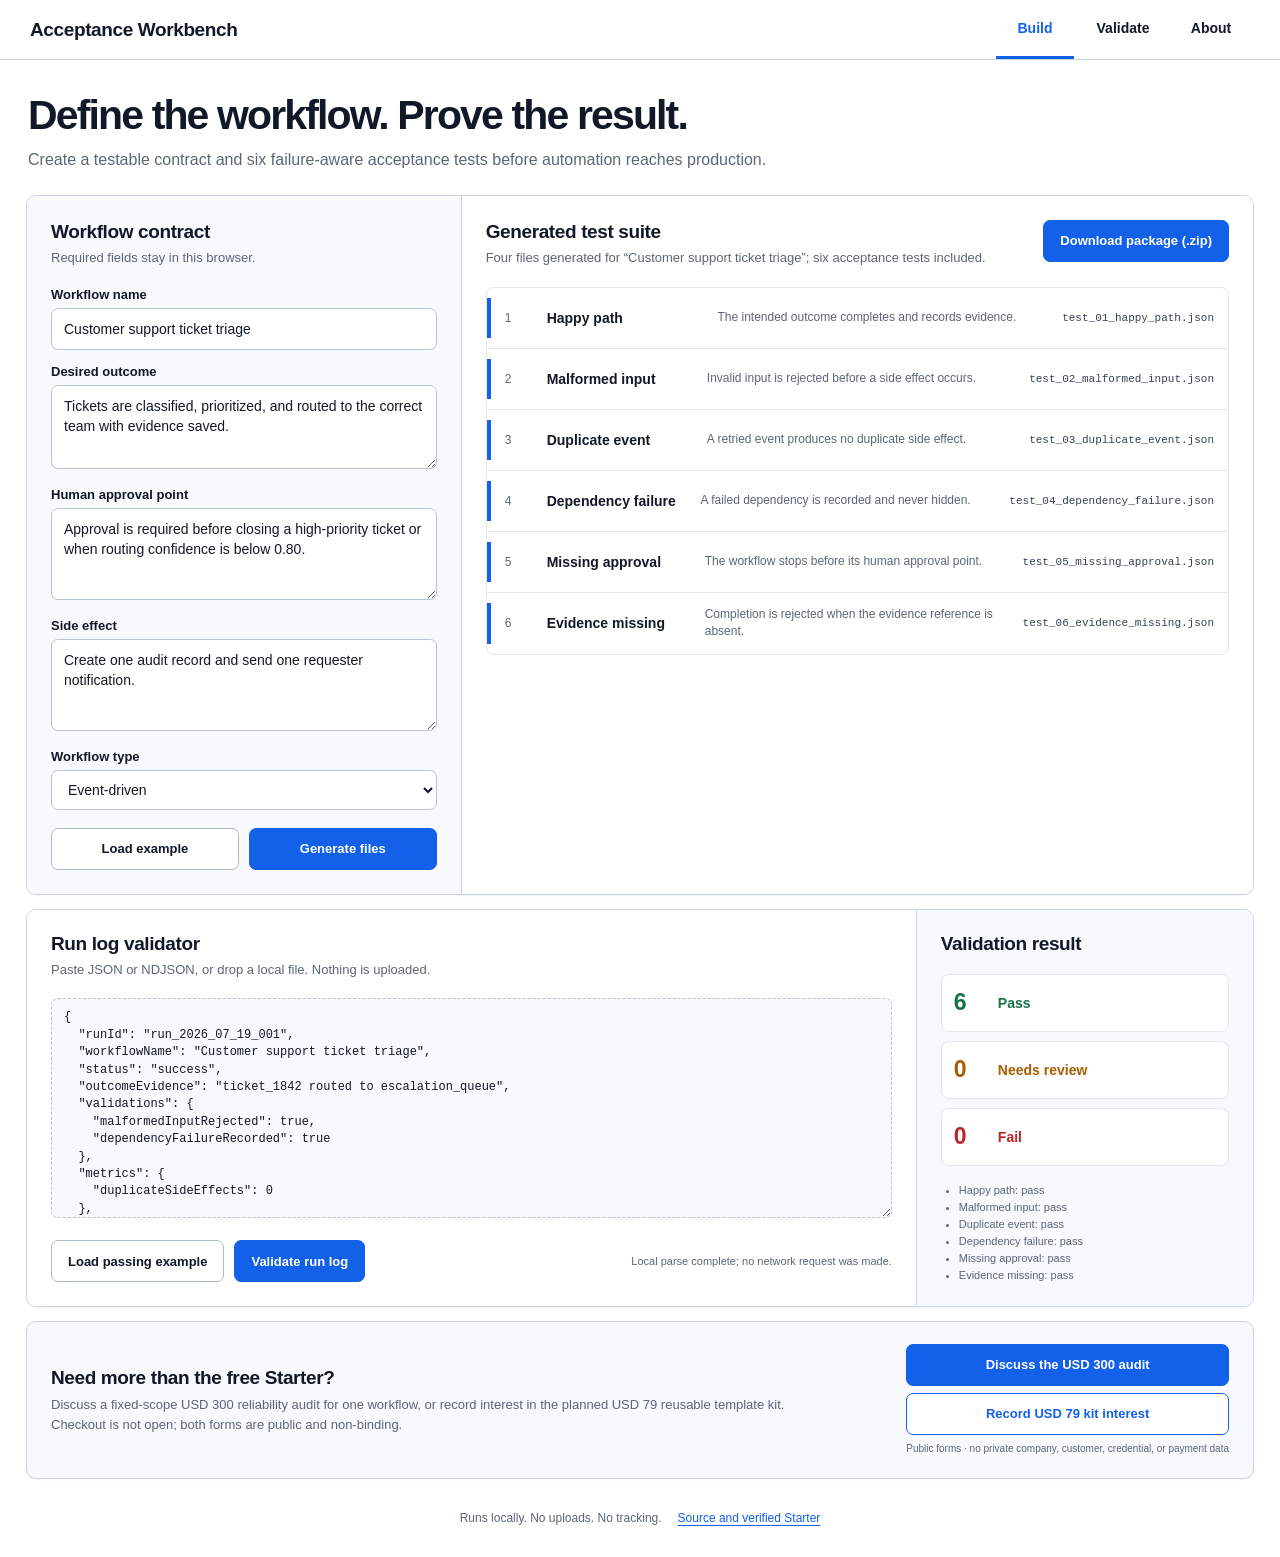
<file: docs/index.html>
<!doctype html>
<html lang="en">
  <head>
    <meta charset="utf-8" />
    <meta name="viewport" content="width=device-width, initial-scale=1" />
    <meta
      name="description"
      content="Build an AI workflow contract, generate six failure-aware acceptance tests, and validate a run log locally in your browser."
    />
    <meta property="og:type" content="website" />
    <meta property="og:title" content="AI Workflow Acceptance Test Builder" />
    <meta
      property="og:description"
      content="Create a testable workflow contract, generate six failure-aware acceptance tests, and validate run evidence locally."
    />
    <meta property="og:url" content="https://seekiingforhappiness-glitch.github.io/ai-workflow-acceptance-test-starter/" />
    <meta name="color-scheme" content="light" />
    <link
      rel="icon"
      href="data:image/svg+xml,%3Csvg xmlns='http://www.w3.org/2000/svg' viewBox='0 0 64 64'%3E%3Crect width='64' height='64' rx='12' fill='%231261e8'/%3E%3Cpath d='M17 46 31 15h5l12 31h-8l-3-8H26l-3 8z' fill='white'/%3E%3C/svg%3E"
    />
    <link rel="canonical" href="https://seekiingforhappiness-glitch.github.io/ai-workflow-acceptance-test-starter/" />
    <link rel="stylesheet" href="./styles.css" />
    <title>Acceptance Workbench</title>
  </head>
  <body>
    <a class="skip-link" href="#build">Skip to workspace</a>
    <header class="site-header">
      <a class="brand" href="#build" aria-label="Acceptance Workbench home">Acceptance Workbench</a>
      <nav aria-label="Primary navigation">
        <a class="active" href="#build">Build</a>
        <a href="#validate">Validate</a>
        <a href="#about">About</a>
      </nav>
    </header>

    <main>
      <section class="intro" aria-labelledby="page-title">
        <h1 id="page-title">Define the workflow. Prove the result.</h1>
        <p>Create a testable contract and six failure-aware acceptance tests before automation reaches production.</p>
      </section>

      <section class="workspace" id="build" aria-label="Acceptance test builder">
        <form class="contract-panel" id="contract-form">
          <div class="section-heading">
            <h2>Workflow contract</h2>
            <p>Required fields stay in this browser.</p>
          </div>

          <label for="workflow-name">Workflow name</label>
          <input id="workflow-name" name="workflowName" maxlength="90" required />

          <label for="desired-outcome">Desired outcome</label>
          <textarea id="desired-outcome" name="desiredOutcome" rows="3" maxlength="320" required></textarea>

          <label for="approval-point">Human approval point</label>
          <textarea id="approval-point" name="approvalPoint" rows="2" maxlength="240" required></textarea>

          <label for="side-effect">Side effect</label>
          <textarea id="side-effect" name="sideEffect" rows="2" maxlength="240" required></textarea>

          <label for="workflow-type">Workflow type</label>
          <select id="workflow-type" name="workflowType">
            <option value="event-driven">Event-driven</option>
            <option value="document-review">Document review</option>
            <option value="agent-api">Agent or API</option>
          </select>

          <div class="form-actions">
            <button class="secondary" id="load-example" type="button">Load example</button>
            <button class="primary" type="submit">Generate files</button>
          </div>
        </form>

        <section class="suite-panel" aria-labelledby="suite-title">
          <div class="section-heading suite-heading">
            <div>
              <h2 id="suite-title">Generated test suite</h2>
              <p id="suite-summary" aria-live="polite">Complete the contract to generate the package.</p>
            </div>
            <button class="primary download" id="download-package" type="button" disabled>Download package (.zip)</button>
          </div>
          <ol class="test-list" id="test-list"></ol>
        </section>
      </section>

      <section class="validator" id="validate" aria-labelledby="validator-title">
        <div class="validator-input">
          <div class="section-heading">
            <h2 id="validator-title">Run log validator</h2>
            <p>Paste JSON or NDJSON, or drop a local file. Nothing is uploaded.</p>
          </div>
          <label class="sr-only" for="run-log">Run log JSON</label>
          <textarea id="run-log" rows="11" spellcheck="false" placeholder='{"status":"success","artifacts":["evidence.json"]}'></textarea>
          <div class="validator-actions">
            <button class="secondary" id="load-run-log" type="button">Load passing example</button>
            <button class="primary" id="validate-log" type="button">Validate run log</button>
            <span id="file-state" aria-live="polite">Maximum local file size: 512 KB</span>
          </div>
        </div>

        <aside class="validation-result" aria-labelledby="result-title">
          <h2 id="result-title">Validation result</h2>
          <div class="result-count pass"><strong id="pass-count">0</strong><span>Pass</span></div>
          <div class="result-count review"><strong id="review-count">6</strong><span>Needs review</span></div>
          <div class="result-count fail"><strong id="fail-count">0</strong><span>Fail</span></div>
          <ul id="validation-details" aria-live="polite"></ul>
        </aside>
      </section>

      <section class="paid-kit-rail" aria-labelledby="paid-kit-title">
        <div>
          <h2 id="paid-kit-title">Need more than the free Starter?</h2>
          <p>
            Discuss a fixed-scope USD 300 reliability audit for one workflow, or record
            interest in the planned USD 79 reusable template kit. Checkout is not open;
            both forms are public and non-binding.
          </p>
        </div>
        <div class="paid-kit-action">
          <a
            class="interest-link"
            href="./audit/"
          >Discuss the USD 300 audit</a>
          <a
            class="interest-link secondary-interest"
            href="https://github.com/seekiingforhappiness-glitch/ai-workflow-acceptance-test-starter/issues/new?template=product-interest.yml"
          >Record USD 79 kit interest</a>
          <span>Public forms · no private company, customer, credential, or payment data</span>
        </div>
      </section>
    </main>

    <footer id="about">
      <p>Runs locally. No uploads. No tracking.</p>
      <a href="https://github.com/seekiingforhappiness-glitch/ai-workflow-acceptance-test-starter">Source and verified Starter</a>
    </footer>

    <script src="./app.js" defer></script>
  </body>
</html>
</file>
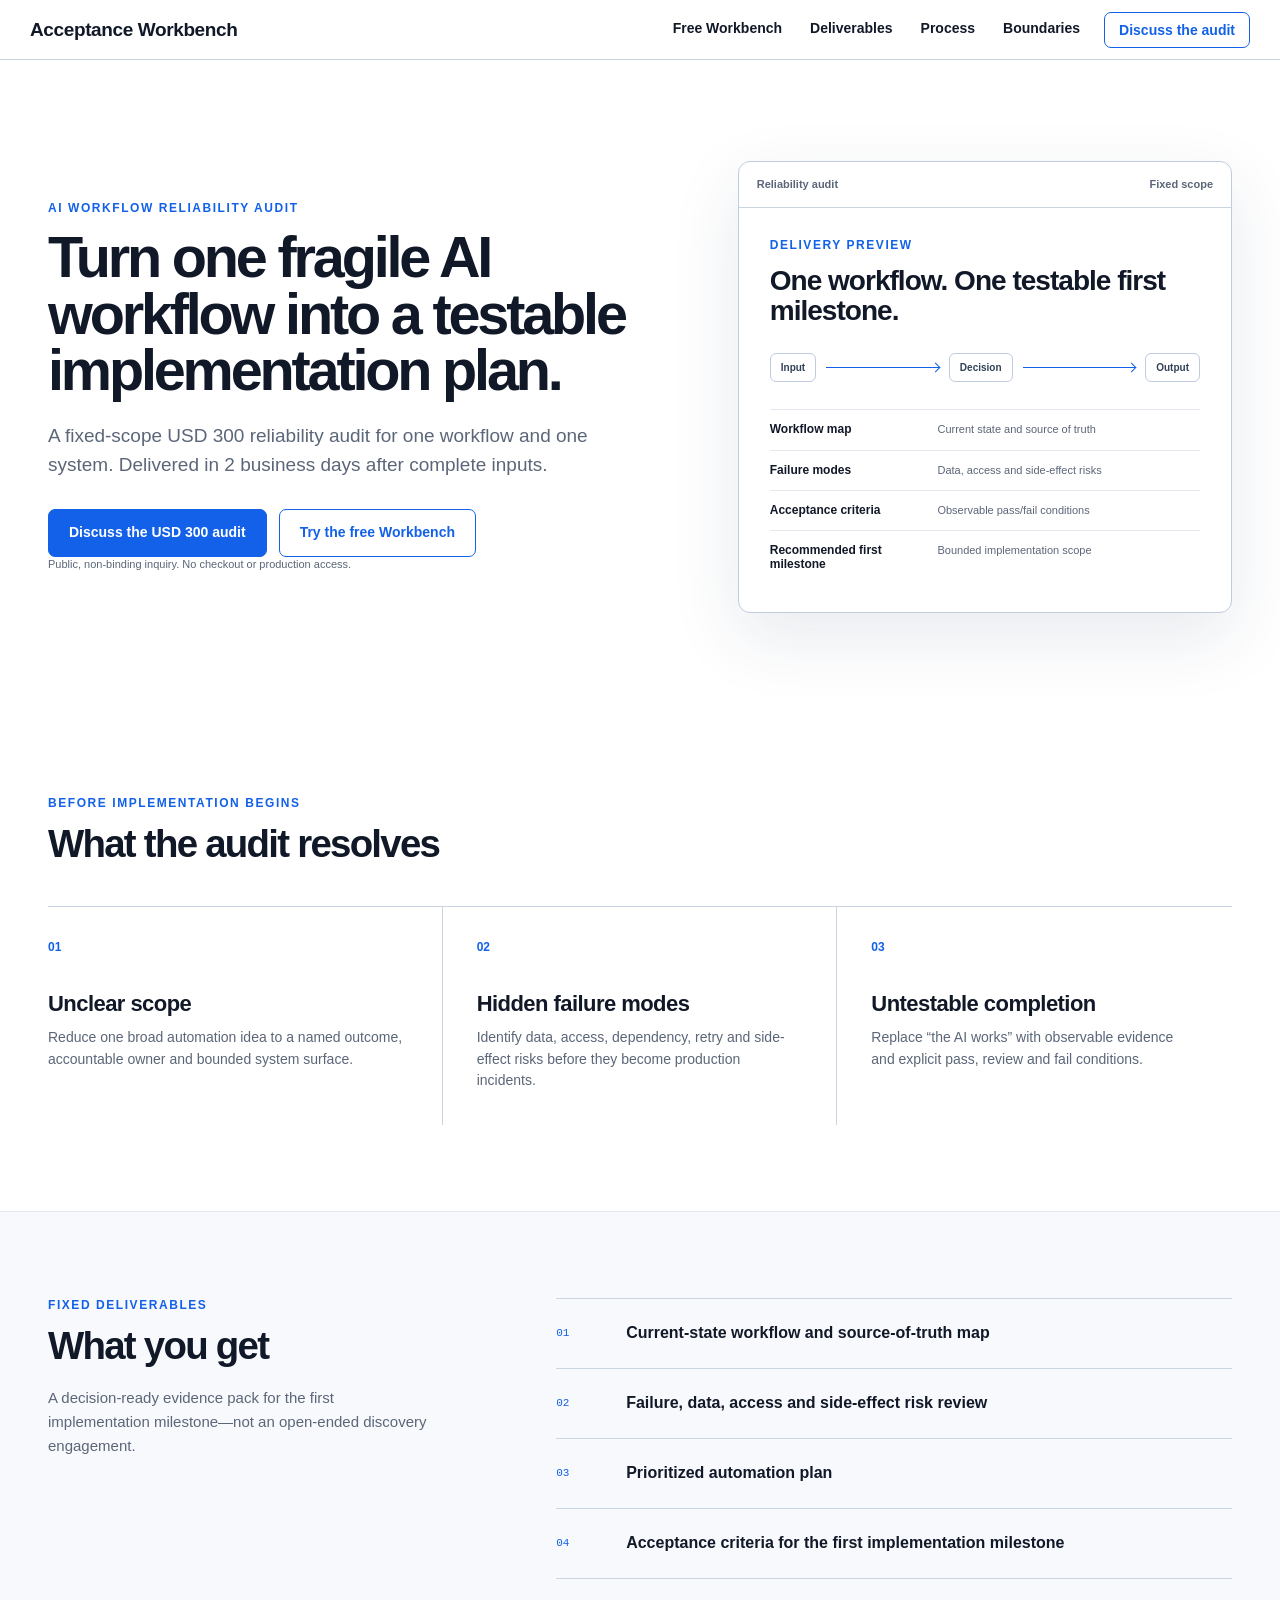
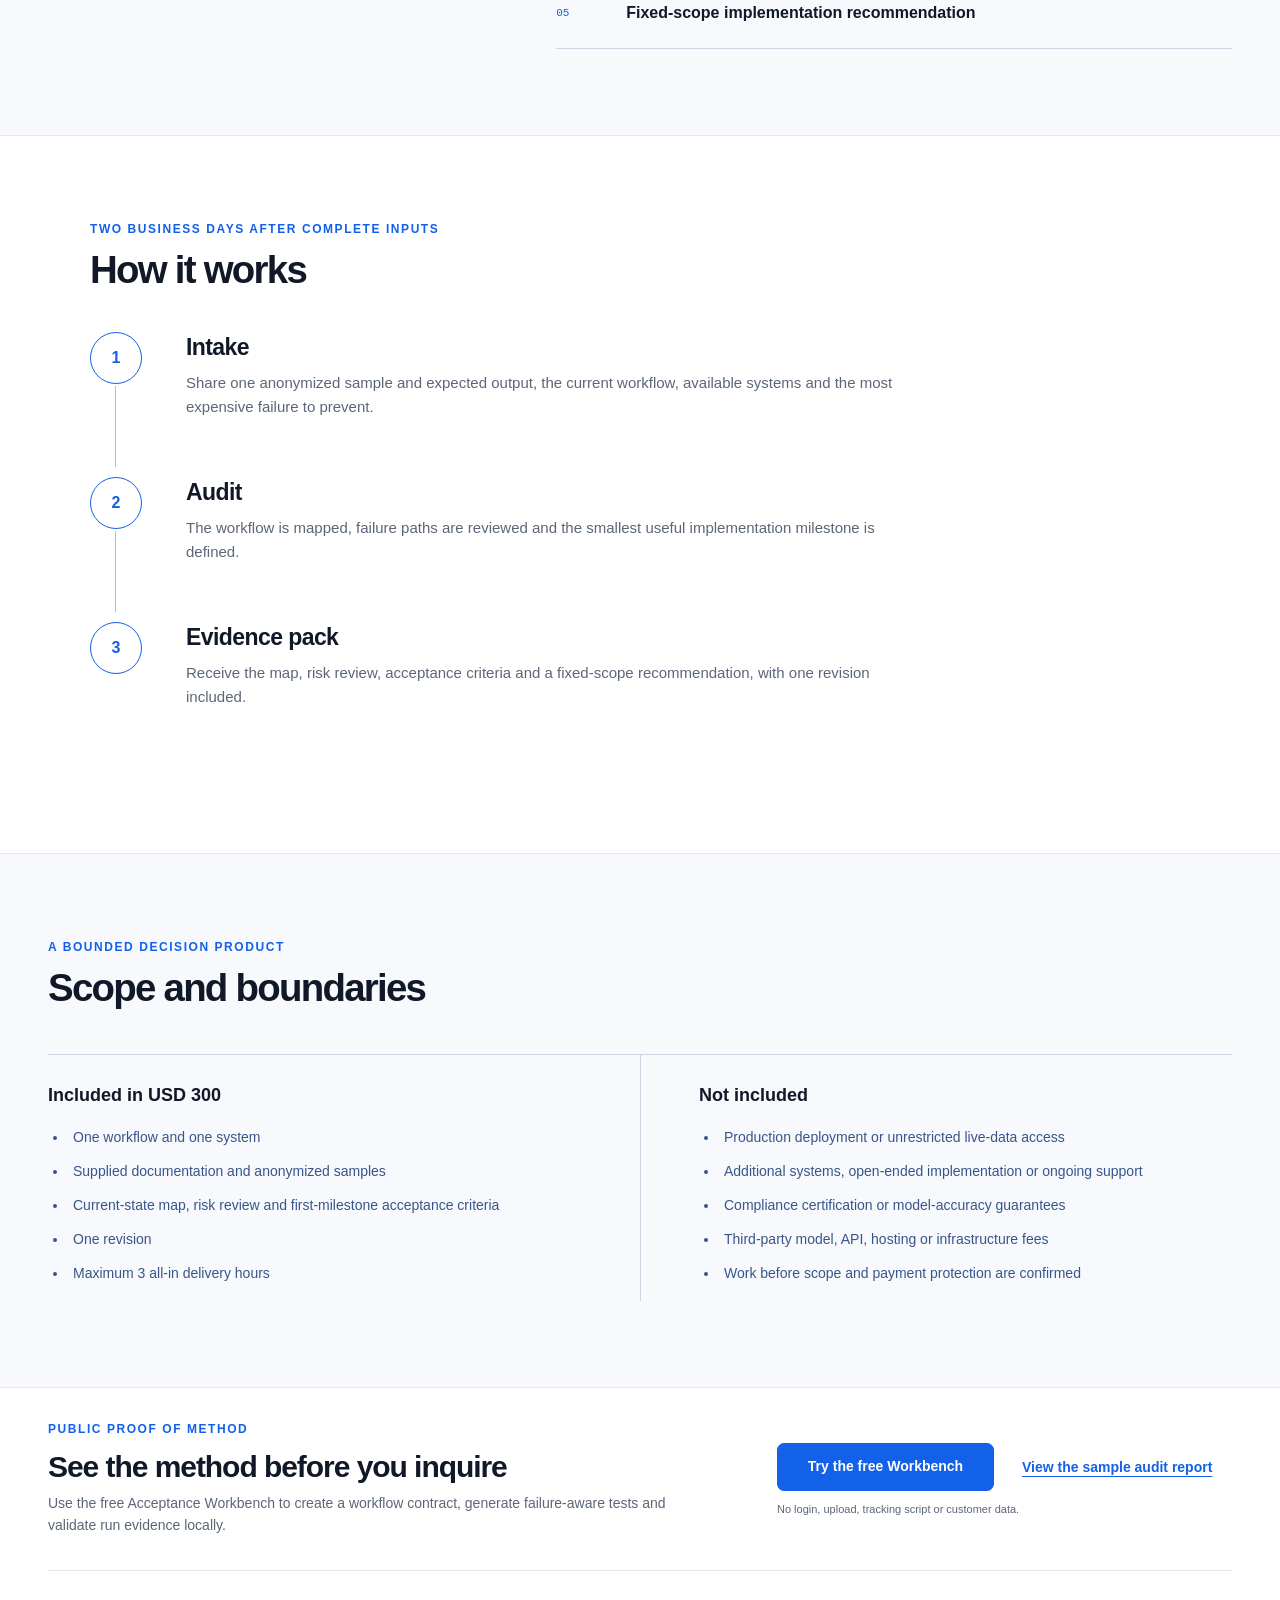
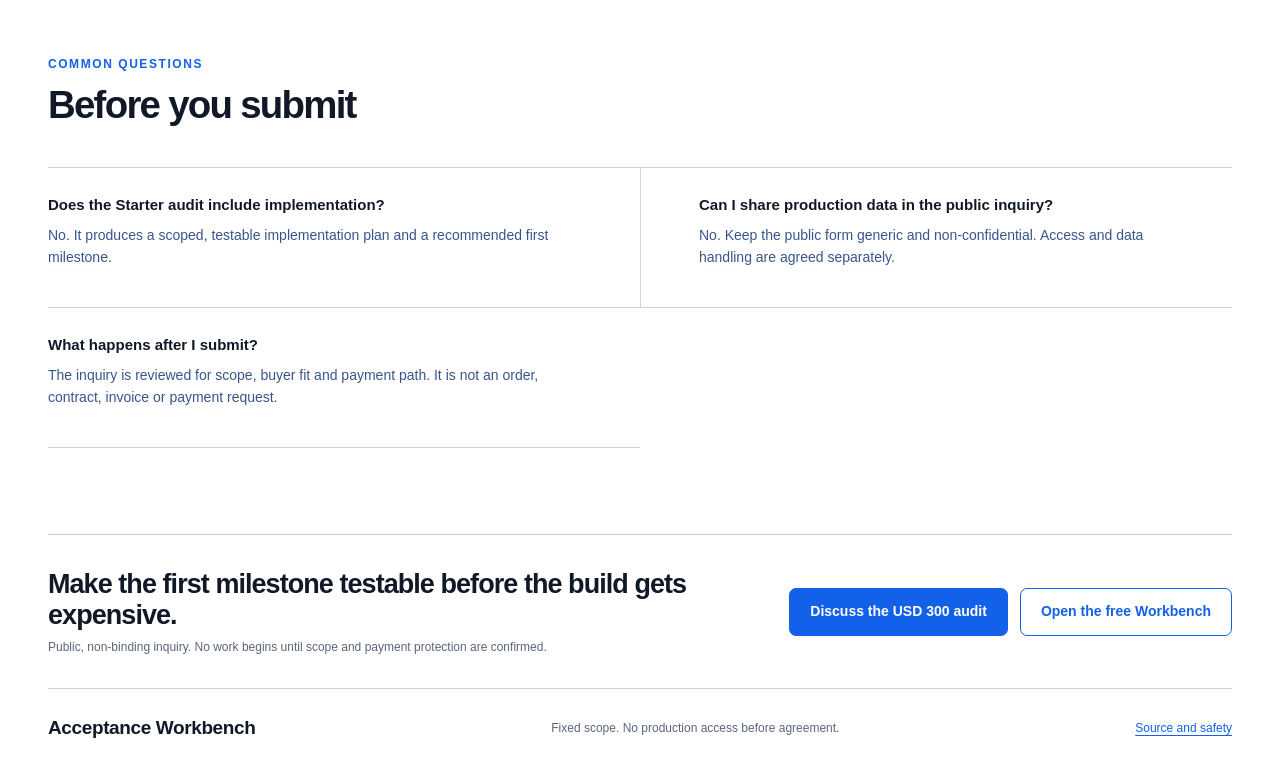
<file: docs/audit/index.html>
<!doctype html>
<html lang="en">
  <head>
    <meta charset="utf-8" />
    <meta name="viewport" content="width=device-width, initial-scale=1" />
    <meta
      name="description"
      content="A fixed-scope USD 300 reliability audit for one AI workflow and one system, delivered in 2 business days after complete inputs."
    />
    <meta property="og:type" content="website" />
    <meta property="og:title" content="AI Workflow Reliability Audit — USD 300 Fixed Scope" />
    <meta
      property="og:description"
      content="Turn one fragile AI workflow into a scoped, testable implementation plan."
    />
    <meta
      property="og:url"
      content="https://seekiingforhappiness-glitch.github.io/ai-workflow-acceptance-test-starter/audit/"
    />
    <meta name="color-scheme" content="light" />
    <link
      rel="icon"
      href="data:image/svg+xml,%3Csvg xmlns='http://www.w3.org/2000/svg' viewBox='0 0 64 64'%3E%3Crect width='64' height='64' rx='12' fill='%231261e8'/%3E%3Cpath d='M17 46 31 15h5l12 31h-8l-3-8H26l-3 8z' fill='white'/%3E%3C/svg%3E"
    />
    <link
      rel="canonical"
      href="https://seekiingforhappiness-glitch.github.io/ai-workflow-acceptance-test-starter/audit/"
    />
    <link rel="stylesheet" href="../styles.css" />
    <link rel="stylesheet" href="./audit.css" />
    <title>AI Workflow Reliability Audit — USD 300 Fixed Scope</title>
    <script type="application/ld+json">
      {
        "@context": "https://schema.org",
        "@type": "Service",
        "name": "AI Workflow Reliability Audit",
        "serviceType": "AI workflow reliability audit",
        "description": "A fixed-scope reliability audit for one AI workflow and one system, producing a current-state map, risk review, and testable first-milestone plan.",
        "url": "https://seekiingforhappiness-glitch.github.io/ai-workflow-acceptance-test-starter/audit/",
        "offers": {
          "@type": "Offer",
          "price": "300",
          "priceCurrency": "USD",
          "url": "https://seekiingforhappiness-glitch.github.io/ai-workflow-acceptance-test-starter/audit/"
        }
      }
    </script>
  </head>
  <body class="audit-page">
    <a class="skip-link" href="#main">Skip to audit details</a>
    <header class="site-header audit-header">
      <a class="brand" href="../" aria-label="Acceptance Workbench home">Acceptance Workbench</a>
      <nav aria-label="Audit navigation">
        <a href="../">Free Workbench</a>
        <a href="#deliverables">Deliverables</a>
        <a href="#process">Process</a>
        <a href="#boundaries">Boundaries</a>
        <a
          class="nav-action"
          href="https://github.com/seekiingforhappiness-glitch/ai-workflow-acceptance-test-starter/issues/new?template=workflow-audit-inquiry.yml"
        >Discuss the audit</a>
      </nav>
    </header>

    <main id="main" class="audit-main">
      <section class="audit-hero" aria-labelledby="audit-title">
        <div class="hero-copy">
          <p class="eyebrow">AI Workflow Reliability Audit</p>
          <h1 id="audit-title">Turn one fragile AI workflow into a testable implementation plan.</h1>
          <p class="hero-summary">
            A fixed-scope USD 300 reliability audit for one workflow and one system.
            Delivered in 2 business days after complete inputs.
          </p>
          <div class="hero-actions">
            <a
              class="audit-button primary-button"
              href="https://github.com/seekiingforhappiness-glitch/ai-workflow-acceptance-test-starter/issues/new?template=workflow-audit-inquiry.yml"
            >Discuss the USD 300 audit</a>
            <a class="audit-button secondary-button" href="../">Try the free Workbench</a>
          </div>
          <p class="boundary-note">Public, non-binding inquiry. No checkout or production access.</p>
        </div>

        <aside class="report-preview" aria-label="Illustrative audit report structure">
          <div class="report-toolbar">
            <span>Reliability audit</span>
            <span>Fixed scope</span>
          </div>
          <div class="report-body">
            <p class="report-label">Delivery preview</p>
            <h2>One workflow. One testable first milestone.</h2>
            <div class="workflow-map" aria-hidden="true">
              <span>Input</span><i></i><span>Decision</span><i></i><span>Output</span>
            </div>
            <dl class="report-list">
              <div><dt>Workflow map</dt><dd>Current state and source of truth</dd></div>
              <div><dt>Failure modes</dt><dd>Data, access and side-effect risks</dd></div>
              <div><dt>Acceptance criteria</dt><dd>Observable pass/fail conditions</dd></div>
              <div><dt>Recommended first milestone</dt><dd>Bounded implementation scope</dd></div>
            </dl>
          </div>
        </aside>
      </section>

      <section class="resolve-section section-shell" aria-labelledby="resolve-title">
        <p class="section-kicker">Before implementation begins</p>
        <h2 id="resolve-title">What the audit resolves</h2>
        <div class="resolve-grid">
          <article>
            <span>01</span>
            <h3>Unclear scope</h3>
            <p>Reduce one broad automation idea to a named outcome, accountable owner and bounded system surface.</p>
          </article>
          <article>
            <span>02</span>
            <h3>Hidden failure modes</h3>
            <p>Identify data, access, dependency, retry and side-effect risks before they become production incidents.</p>
          </article>
          <article>
            <span>03</span>
            <h3>Untestable completion</h3>
            <p>Replace “the AI works” with observable evidence and explicit pass, review and fail conditions.</p>
          </article>
        </div>
      </section>

      <section class="delivery-section section-band" id="deliverables" aria-labelledby="deliverables-title">
        <div class="section-shell delivery-grid">
          <div class="section-heading-copy">
            <p class="section-kicker">Fixed deliverables</p>
            <h2 id="deliverables-title">What you get</h2>
            <p>A decision-ready evidence pack for the first implementation milestone—not an open-ended discovery engagement.</p>
          </div>
          <ol class="deliverable-list">
            <li><span>01</span><strong>Current-state workflow and source-of-truth map</strong></li>
            <li><span>02</span><strong>Failure, data, access and side-effect risk review</strong></li>
            <li><span>03</span><strong>Prioritized automation plan</strong></li>
            <li><span>04</span><strong>Acceptance criteria for the first implementation milestone</strong></li>
            <li><span>05</span><strong>Fixed-scope implementation recommendation</strong></li>
          </ol>
        </div>
      </section>

      <section class="process-section section-shell" id="process" aria-labelledby="process-title">
        <p class="section-kicker">Two business days after complete inputs</p>
        <h2 id="process-title">How it works</h2>
        <ol class="process-list">
          <li>
            <span>1</span>
            <div>
              <h3>Intake</h3>
              <p>Share one anonymized sample and expected output, the current workflow, available systems and the most expensive failure to prevent.</p>
            </div>
          </li>
          <li>
            <span>2</span>
            <div>
              <h3>Audit</h3>
              <p>The workflow is mapped, failure paths are reviewed and the smallest useful implementation milestone is defined.</p>
            </div>
          </li>
          <li>
            <span>3</span>
            <div>
              <h3>Evidence pack</h3>
              <p>Receive the map, risk review, acceptance criteria and a fixed-scope recommendation, with one revision included.</p>
            </div>
          </li>
        </ol>
      </section>

      <section class="boundaries-section section-band" id="boundaries" aria-labelledby="boundaries-title">
        <div class="section-shell">
          <p class="section-kicker">A bounded decision product</p>
          <h2 id="boundaries-title">Scope and boundaries</h2>
          <div class="boundary-grid">
            <article>
              <h3>Included in USD 300</h3>
              <ul>
                <li>One workflow and one system</li>
                <li>Supplied documentation and anonymized samples</li>
                <li>Current-state map, risk review and first-milestone acceptance criteria</li>
                <li>One revision</li>
                <li>Maximum 3 all-in delivery hours</li>
              </ul>
            </article>
            <article>
              <h3>Not included</h3>
              <ul>
                <li>Production deployment or unrestricted live-data access</li>
                <li>Additional systems, open-ended implementation or ongoing support</li>
                <li>Compliance certification or model-accuracy guarantees</li>
                <li>Third-party model, API, hosting or infrastructure fees</li>
                <li>Work before scope and payment protection are confirmed</li>
              </ul>
            </article>
          </div>
        </div>
      </section>

      <section class="method-rail" aria-labelledby="method-title">
        <div>
          <p class="section-kicker">Public proof of method</p>
          <h2 id="method-title">See the method before you inquire</h2>
          <p>Use the free Acceptance Workbench to create a workflow contract, generate failure-aware tests and validate run evidence locally.</p>
        </div>
        <div class="method-actions">
          <a class="audit-button primary-button" href="../">Try the free Workbench</a>
          <a
            class="text-link"
            href="./sample-report.pdf"
          >View the sample audit report</a>
          <span>No login, upload, tracking script or customer data.</span>
        </div>
      </section>

      <section class="faq-section section-shell" aria-labelledby="faq-title">
        <p class="section-kicker">Common questions</p>
        <h2 id="faq-title">Before you submit</h2>
        <div class="faq-grid">
          <article>
            <h3>Does the Starter audit include implementation?</h3>
            <p>No. It produces a scoped, testable implementation plan and a recommended first milestone.</p>
          </article>
          <article>
            <h3>Can I share production data in the public inquiry?</h3>
            <p>No. Keep the public form generic and non-confidential. Access and data handling are agreed separately.</p>
          </article>
          <article>
            <h3>What happens after I submit?</h3>
            <p>The inquiry is reviewed for scope, buyer fit and payment path. It is not an order, contract, invoice or payment request.</p>
          </article>
        </div>
      </section>

      <section class="final-cta" aria-labelledby="final-title">
        <div>
          <h2 id="final-title">Make the first milestone testable before the build gets expensive.</h2>
          <p>Public, non-binding inquiry. No work begins until scope and payment protection are confirmed.</p>
        </div>
        <div class="final-actions">
          <a
            class="audit-button primary-button"
            href="https://github.com/seekiingforhappiness-glitch/ai-workflow-acceptance-test-starter/issues/new?template=workflow-audit-inquiry.yml"
          >Discuss the USD 300 audit</a>
          <a class="audit-button secondary-button" href="../">Open the free Workbench</a>
        </div>
      </section>
    </main>

    <footer id="about" class="audit-footer">
      <a class="brand" href="../">Acceptance Workbench</a>
      <p>Fixed scope. No production access before agreement.</p>
      <a href="https://github.com/seekiingforhappiness-glitch/ai-workflow-acceptance-test-starter">Source and safety</a>
    </footer>
  </body>
</html>
</file>
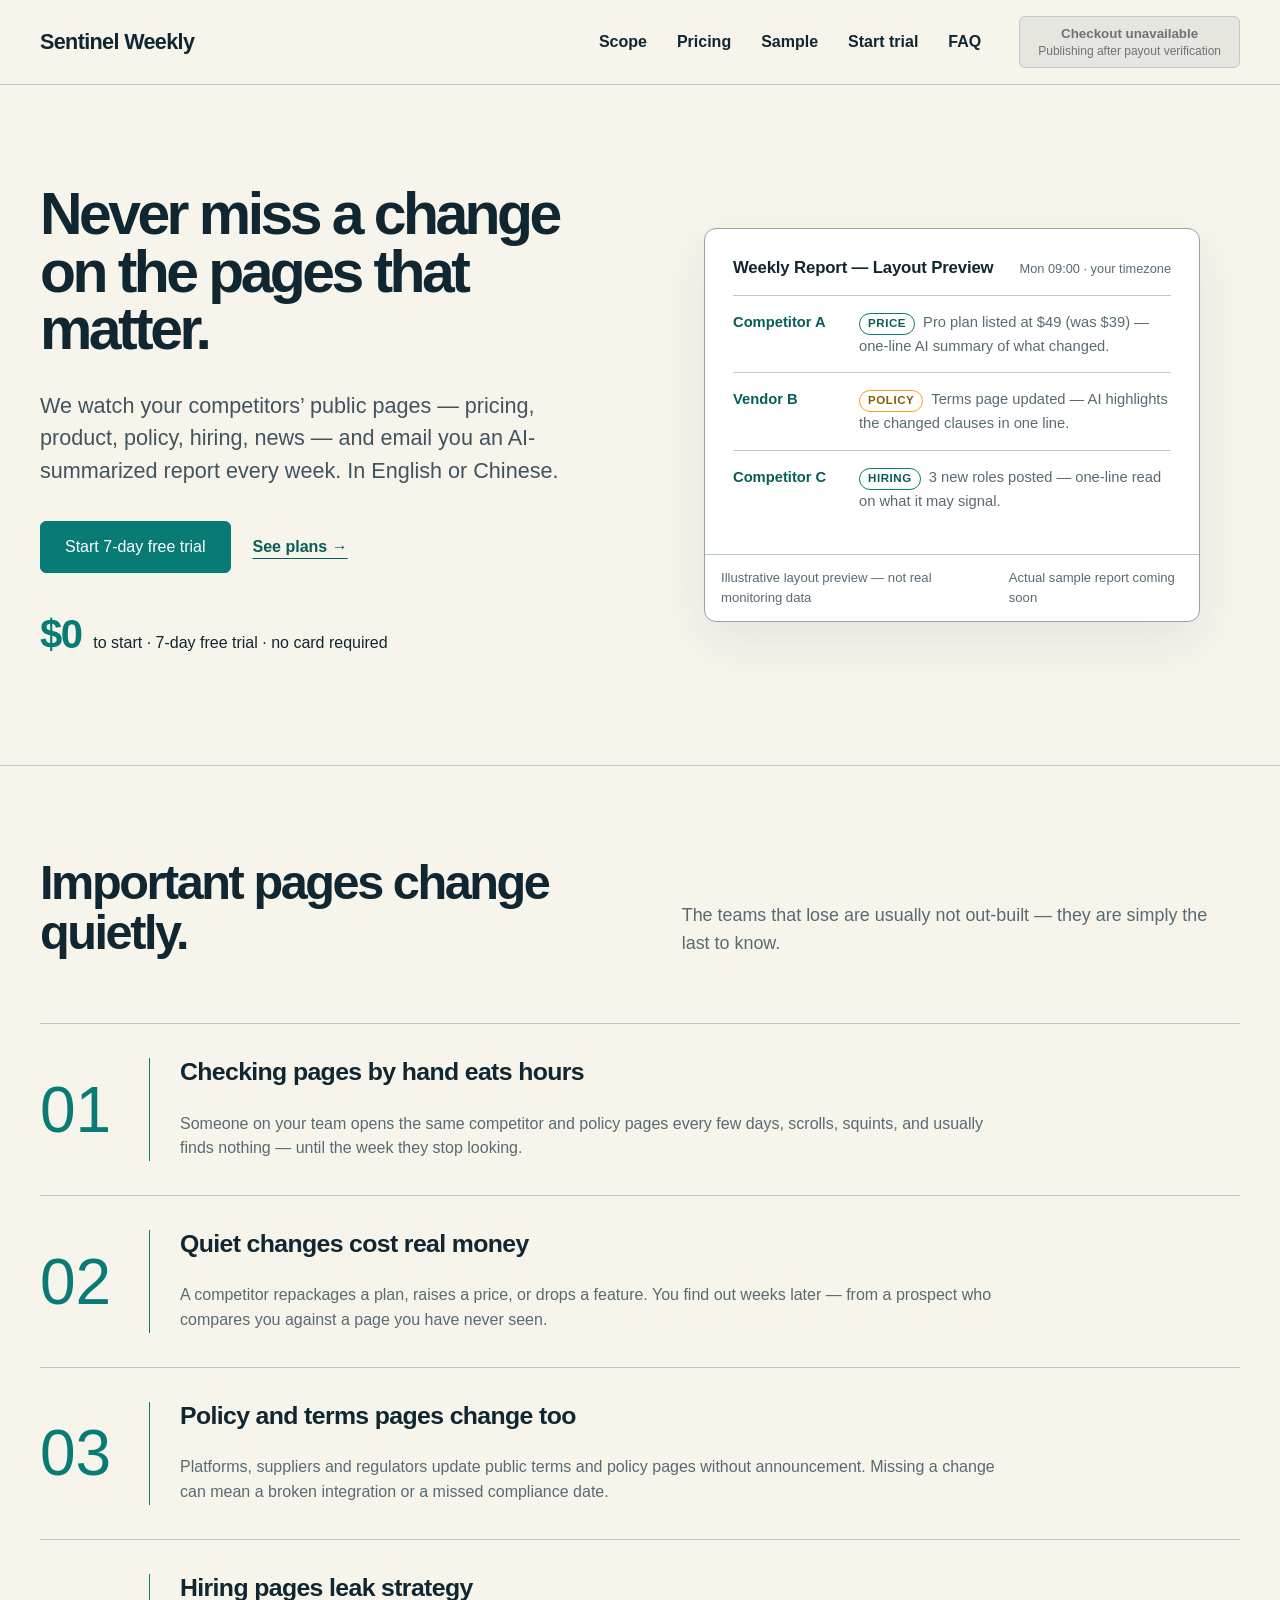
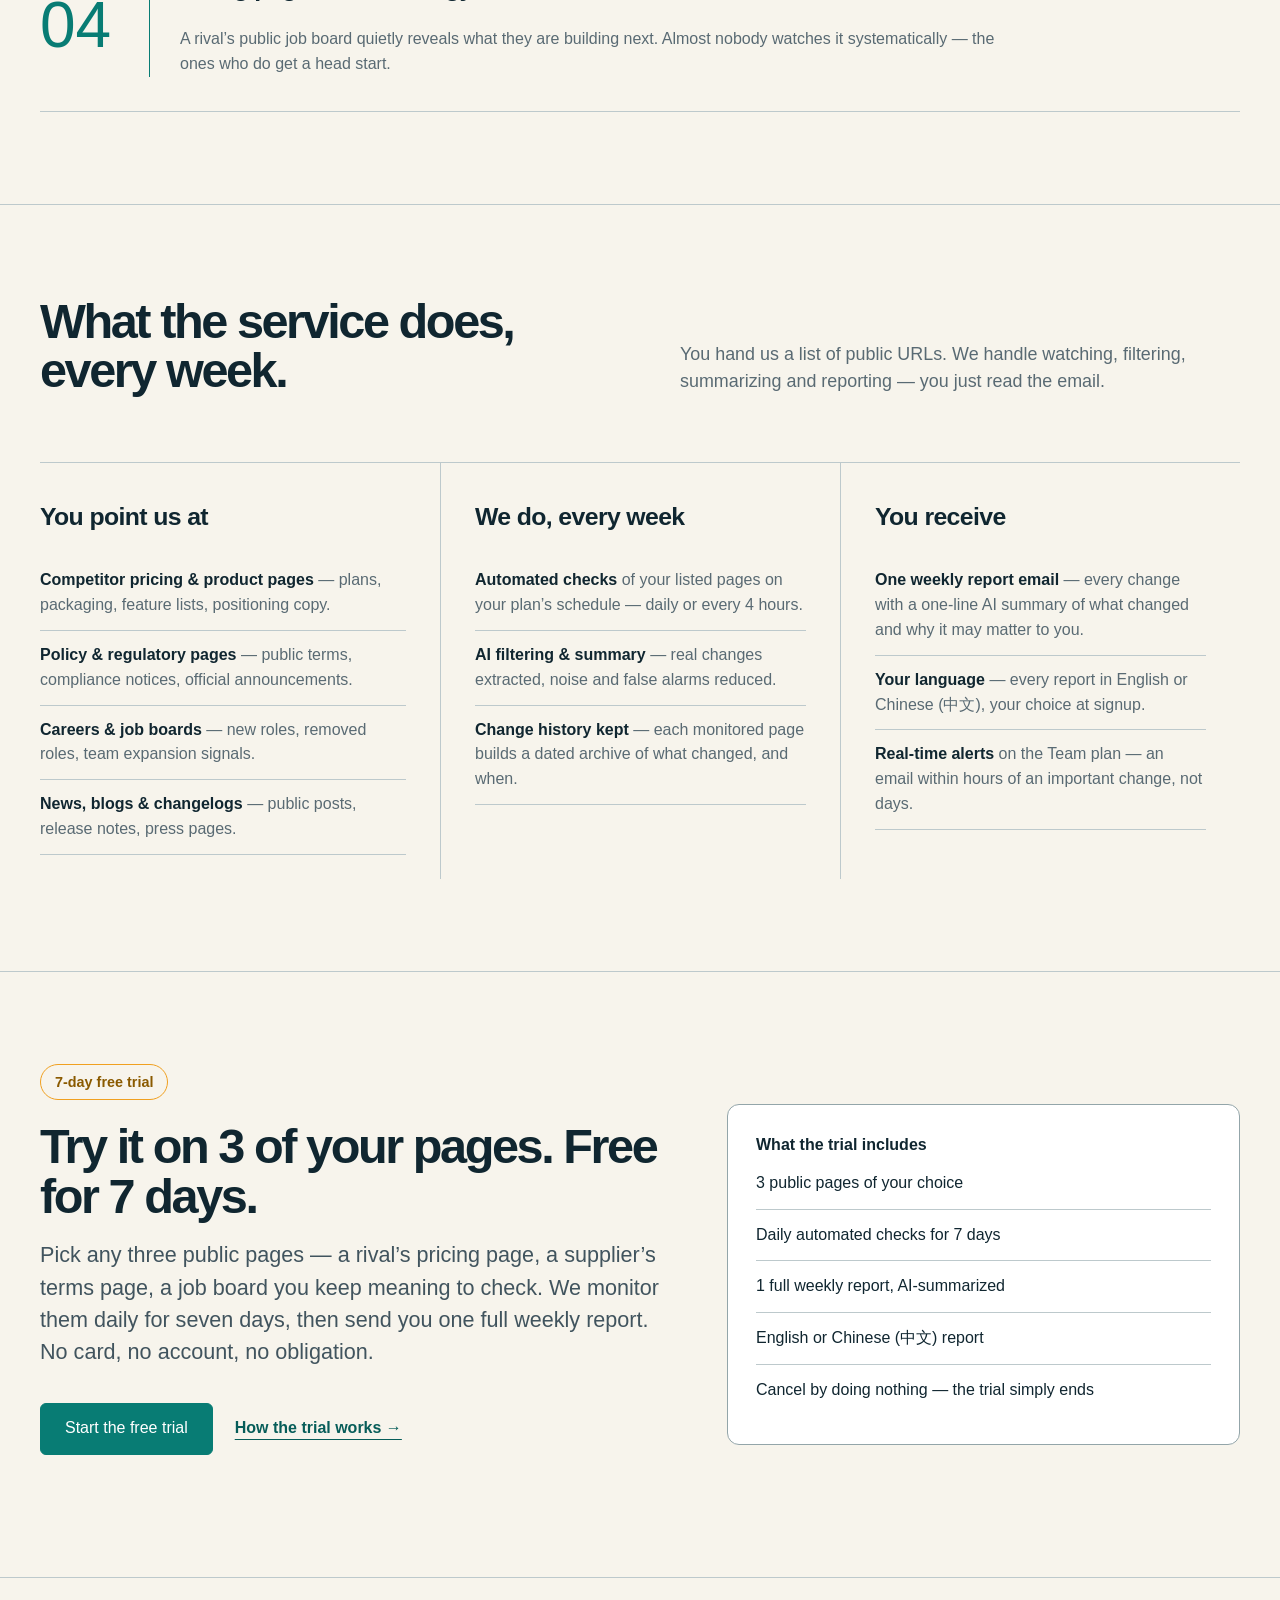
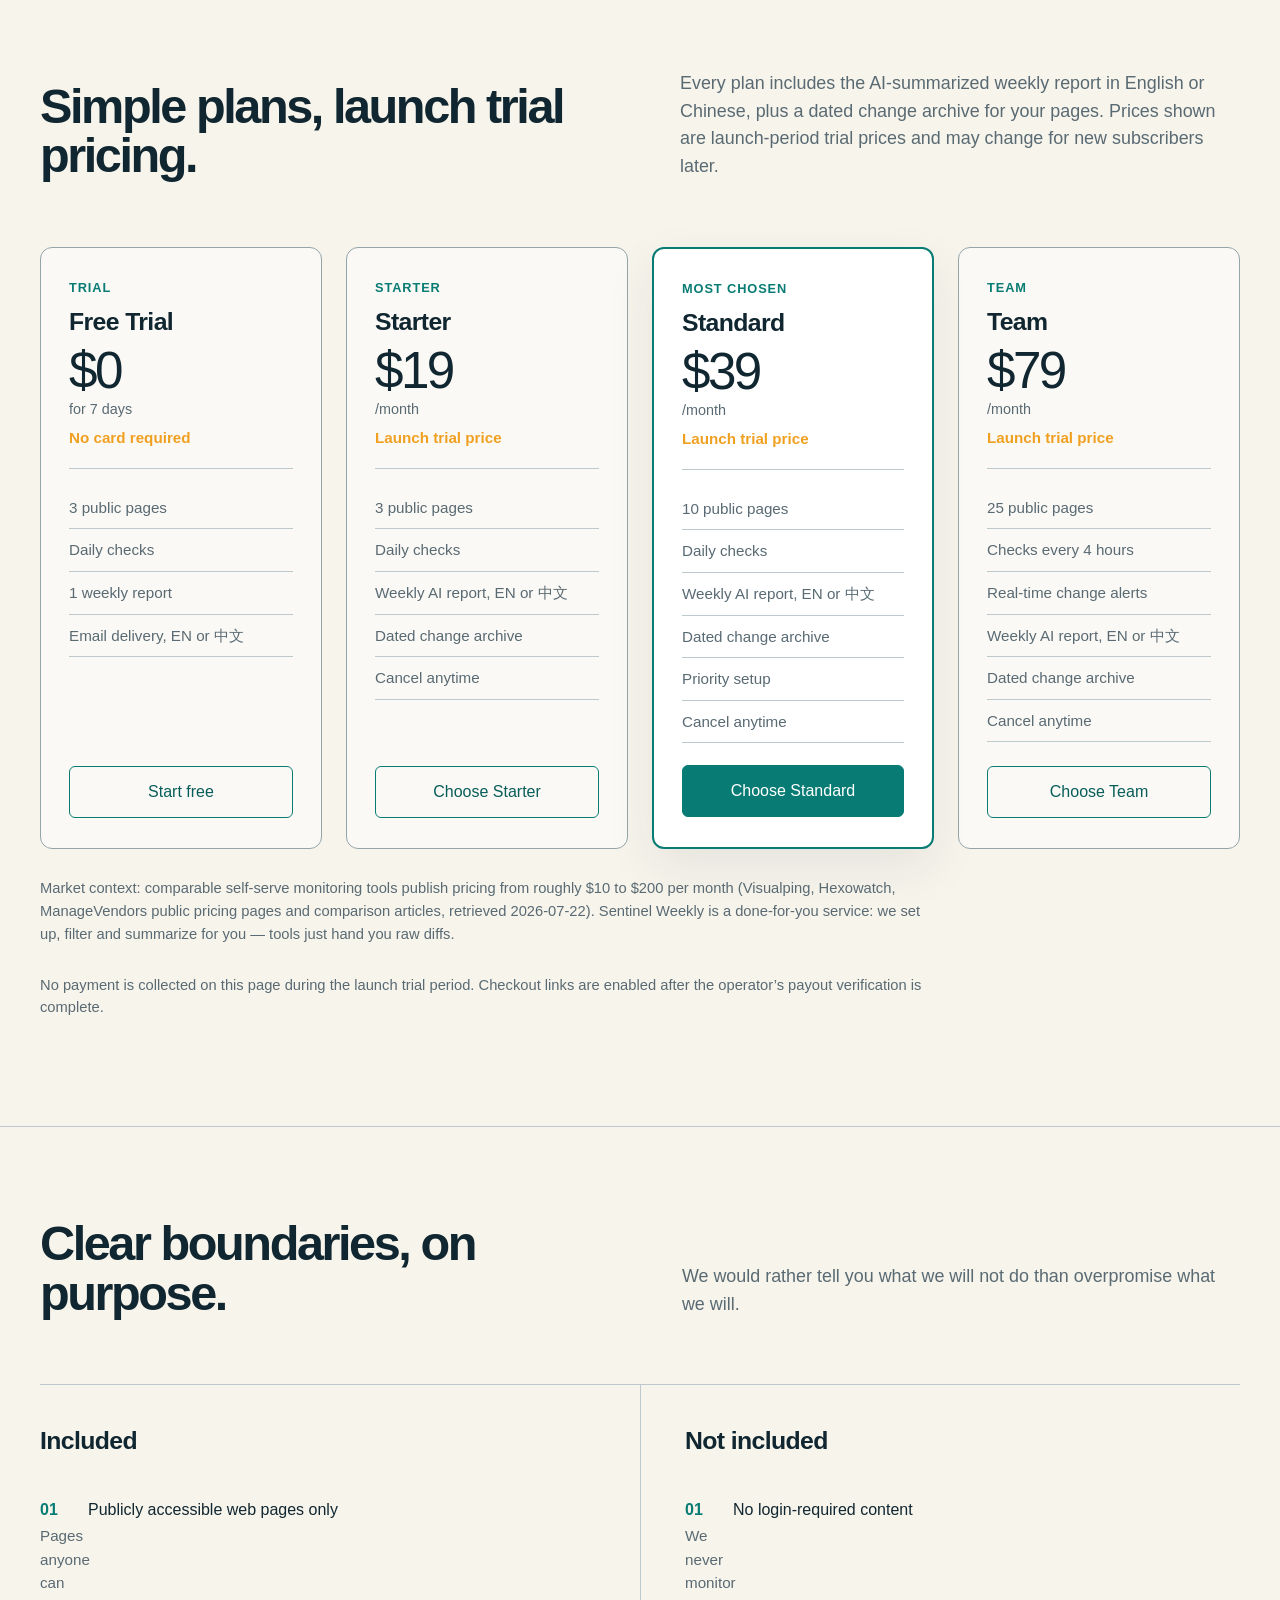
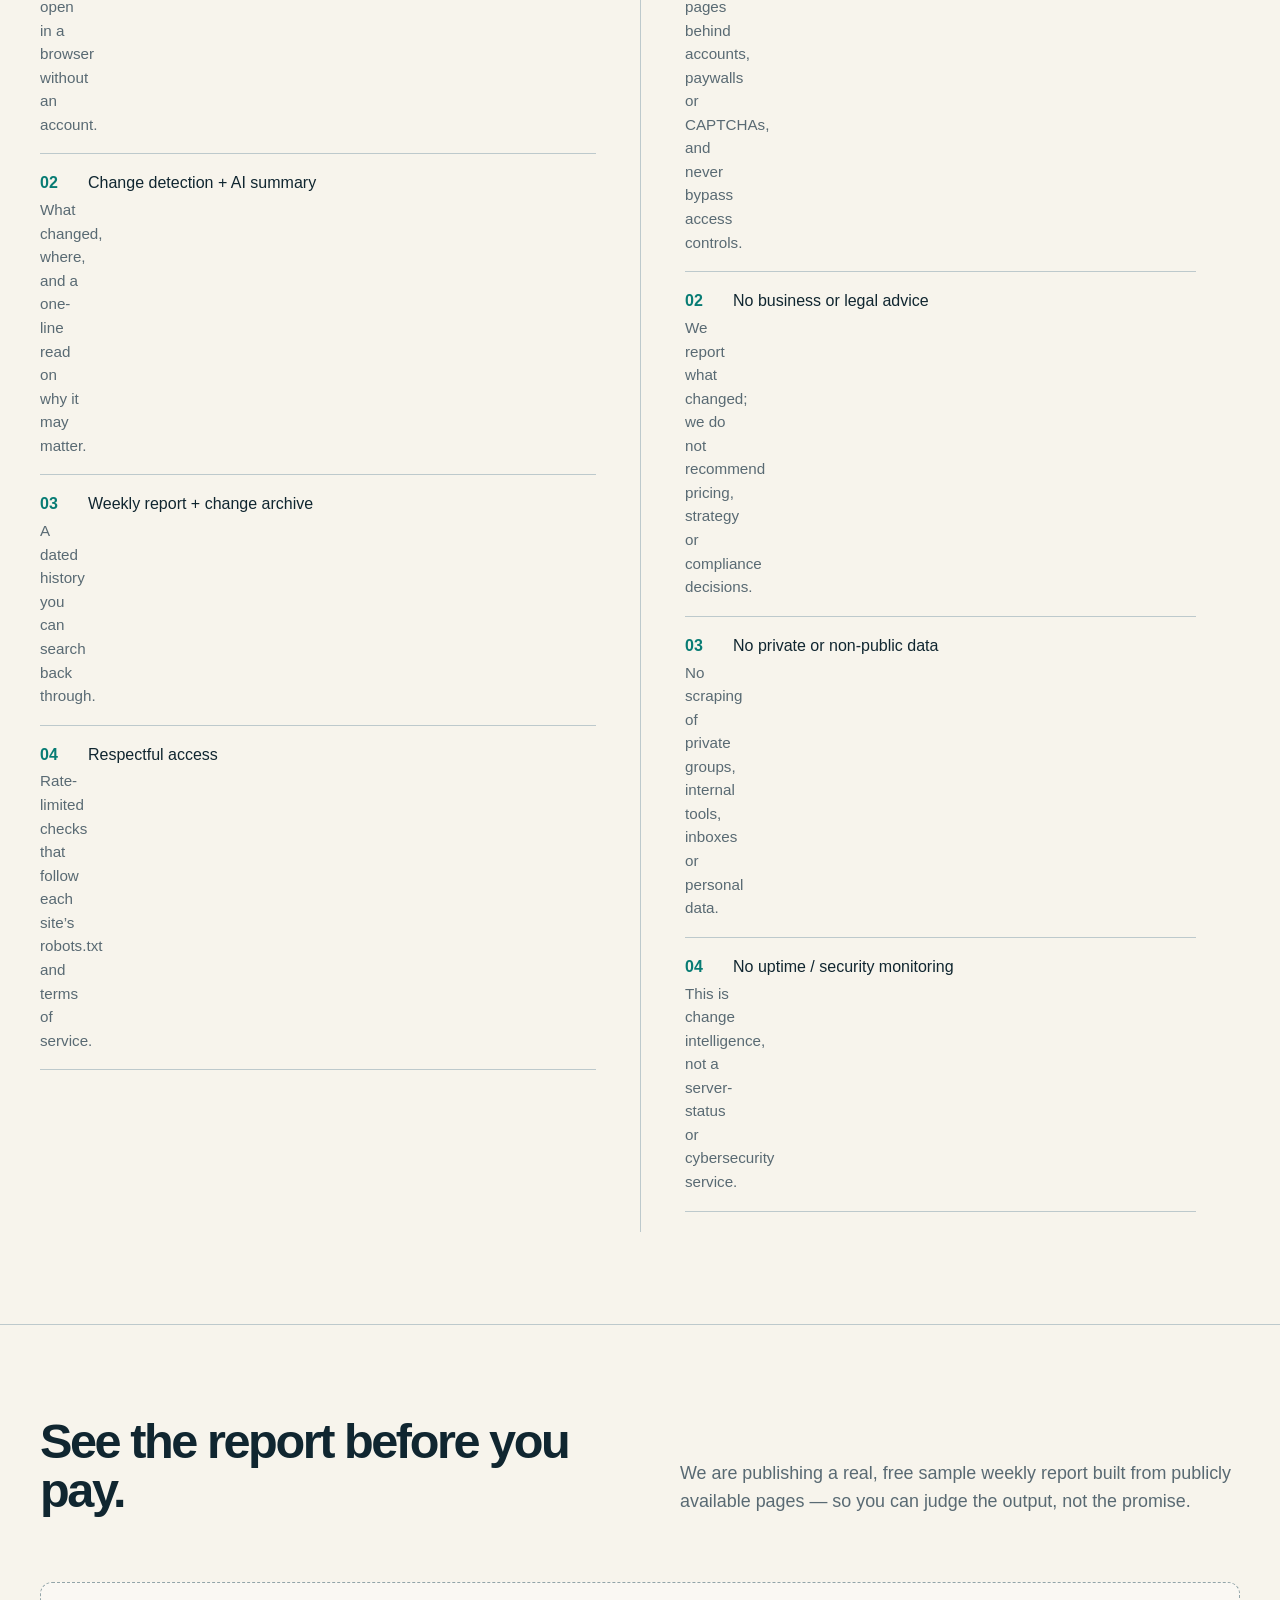
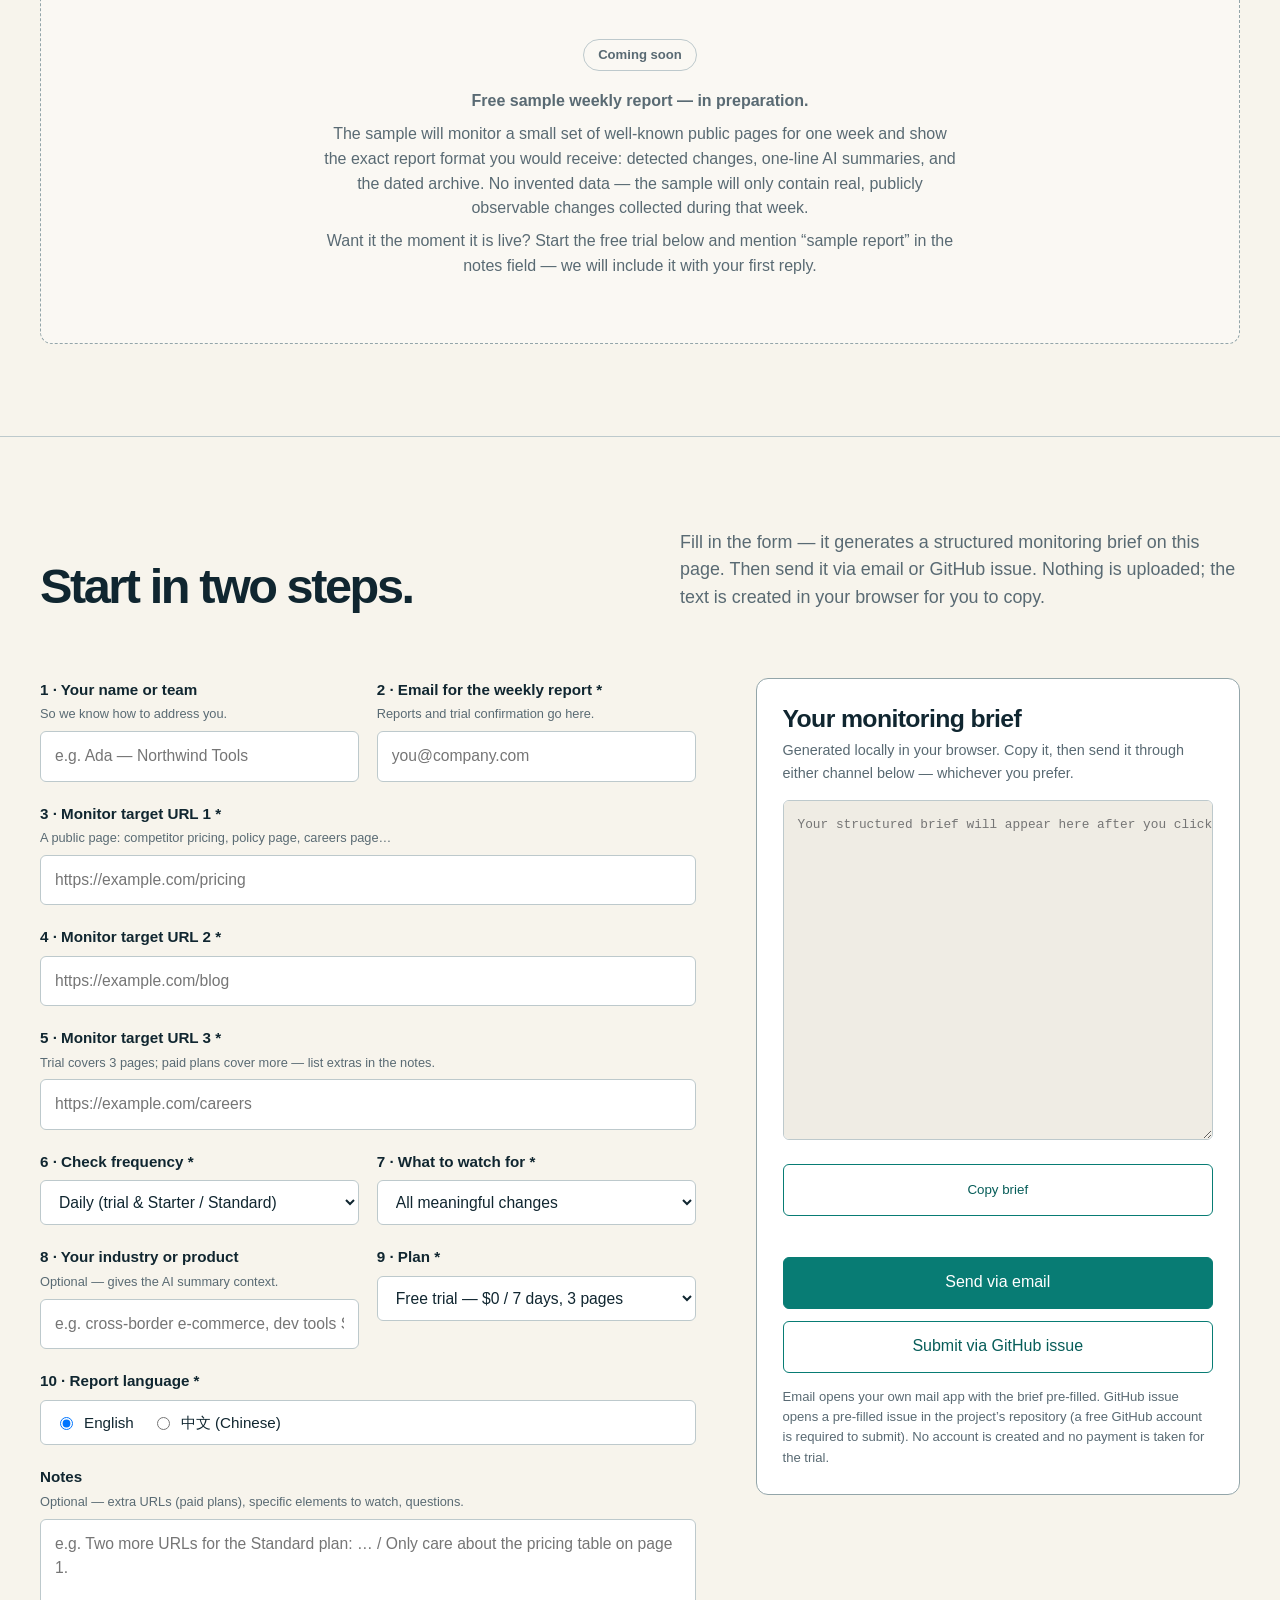
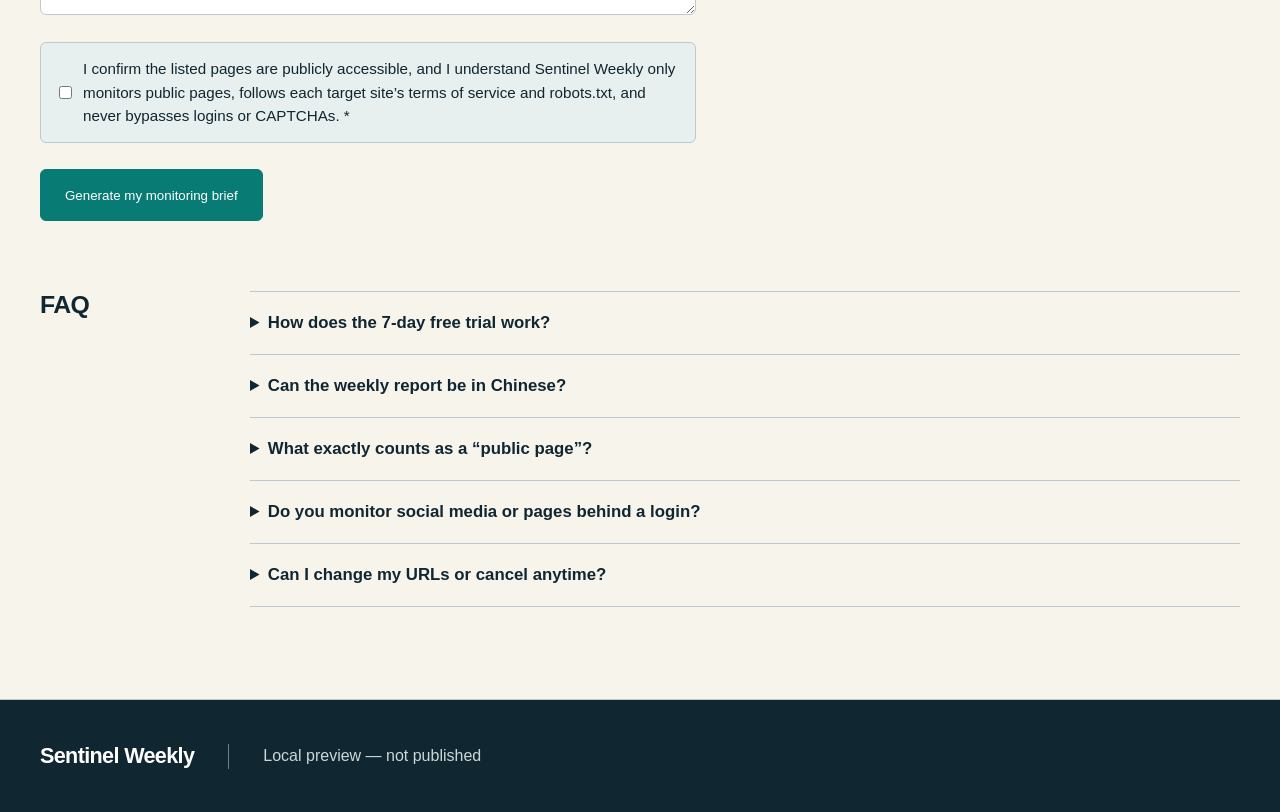
<file: docs/monitoring/index.html>
<!doctype html>
<html lang="en" data-publication-status="local_draft_not_published" data-checkout-enabled="false">
<head>
  <meta charset="utf-8">
  <meta name="viewport" content="width=device-width, initial-scale=1">
  <meta name="robots" content="noindex,nofollow">
  <meta name="description" content="Sentinel Weekly watches your competitors' public pages — pricing, product, policy, hiring, news — and emails you an AI-summarized weekly report. 7-day free trial.">
  <title>Sentinel Weekly — Public Page Monitoring + AI Weekly Report</title>
  <!--
    发布前本人待办(Setup notes for the owner, zh):
    1) 全文搜索 ORDER_EMAIL,把占位邮箱替换为真实接单邮箱(mailto 提交入口依赖它)。
    2) 全文搜索 YOUR-USERNAME/YOUR-REPO,替换为 storefront 真实 GitHub 仓库路径(GitHub Issue 提交入口依赖它)。
    3) 「Most chosen」标签为页面结构占位(假设),可按实际调整。
    4) 样例周报区块为占位,待 Q1 实验产出公开样例 PDF 后替换链接。
  -->
  <style>
    :root { --paper:#f7f4ec; --white:#fff; --ink:#102630; --teal:#087c74; --teal-dark:#075d59; --amber:#f0a020; --slate:#596a73; --rule:#bdc9cc; --mist:#e8efef; --soft:#efece4; --danger:#8f3e3a; --radius:12px; --max:1440px; }
    * { box-sizing:border-box; }
    html { scroll-behavior:smooth; }
    body { margin:0; background:var(--paper); color:var(--ink); font-family:Inter,ui-sans-serif,-apple-system,BlinkMacSystemFont,"Segoe UI",sans-serif; font-size:16px; line-height:1.55; }
    a { color:inherit; }
    img { display:block; max-width:100%; }
    button, .button { font:700 1rem/1.2 inherit; }
    .skip { position:absolute; left:-9999px; top:auto; }
    .skip:focus { left:20px; top:14px; z-index:20; padding:10px 14px; background:var(--ink); color:white; }
    .shell { width:min(calc(100% - 80px),var(--max)); margin-inline:auto; }
    header { border-bottom:1px solid var(--rule); background:var(--paper); position:sticky; top:0; z-index:10; }
    .nav { min-height:84px; display:flex; align-items:center; gap:38px; }
    .wordmark { font-size:1.35rem; font-weight:800; letter-spacing:-.03em; text-decoration:none; margin-right:auto; }
    .nav nav { display:flex; gap:30px; }
    .nav nav a { text-decoration:none; font-weight:650; }
    .button { display:inline-flex; align-items:center; justify-content:center; min-height:52px; padding:0 24px; border-radius:6px; border:1px solid var(--teal); background:var(--teal); color:white; text-decoration:none; cursor:pointer; }
    .button:hover { background:var(--teal-dark); }
    .button.secondary { background:transparent; color:var(--teal-dark); }
    .checkout-disabled { min-width:220px; min-height:52px; padding:7px 18px; border:1px solid var(--rule); border-radius:6px; background:#e7e5e0; color:#6f7374; cursor:not-allowed; font-weight:750; }
    .checkout-disabled small { display:block; font-weight:500; font-size:.75rem; margin-top:3px; }
    main > section { border-bottom:1px solid var(--rule); }
    .hero { min-height:680px; display:grid; grid-template-columns:1fr 1fr; gap:48px; align-items:center; padding-block:72px; }
    h1,h2,h3,p { margin-top:0; }
    h1 { max-width:680px; font-size:clamp(3rem,4.6vw,4.6rem); line-height:.98; letter-spacing:-.06em; margin-bottom:32px; }
    h2 { font-size:clamp(2.2rem,3.8vw,4.2rem); line-height:1.02; letter-spacing:-.05em; margin-bottom:18px; }
    h3 { font-size:1.55rem; line-height:1.15; letter-spacing:-.025em; }
    .lede { max-width:620px; color:#41545e; font-size:1.35rem; line-height:1.5; margin-bottom:34px; }
    .actions { display:flex; align-items:center; gap:22px; flex-wrap:wrap; margin-bottom:30px; }
    .text-link { color:var(--teal-dark); font-weight:750; text-underline-offset:6px; }
    .price-line { display:flex; align-items:baseline; gap:12px; }
    .price-line strong { color:var(--teal); font-size:2.5rem; letter-spacing:-.04em; }
    .band { padding-block:92px; }
    .band-head { display:flex; justify-content:space-between; gap:50px; align-items:end; margin-bottom:48px; }
    .band-head p { color:var(--slate); max-width:560px; font-size:1.12rem; }
    .workflow { display:grid; grid-template-columns:110px 1fr; gap:30px; align-items:center; padding:34px 0; border-top:1px solid var(--rule); }
    .workflow:last-of-type { border-bottom:1px solid var(--rule); }
    .number { align-self:stretch; display:flex; align-items:center; border-right:1px solid var(--teal); color:var(--teal); font-size:4rem; line-height:1; font-variant-numeric:tabular-nums; }
    .workflow p { color:var(--slate); max-width:820px; margin-bottom:0; }
    .media-frame { border:1px solid #93a5a9; border-radius:var(--radius); overflow:hidden; background:white; box-shadow:0 18px 50px rgba(16,38,48,.08); }
    .media-caption { padding:13px 16px; display:flex; justify-content:space-between; gap:20px; font-size:.82rem; color:var(--slate); border-top:1px solid var(--rule); }
    .report-mock { padding:26px 28px; }
    .report-mock .rep-head { display:flex; justify-content:space-between; gap:16px; align-items:baseline; padding-bottom:14px; border-bottom:1px solid var(--rule); }
    .report-mock .rep-head b { font-size:1.05rem; letter-spacing:-.01em; }
    .report-mock .rep-head span { color:var(--slate); font-size:.8rem; }
    .rep-row { display:grid; grid-template-columns:110px 1fr; gap:16px; padding:15px 0; border-bottom:1px solid var(--rule); font-size:.92rem; }
    .rep-row:last-child { border-bottom:0; }
    .rep-row b { color:var(--teal-dark); font-weight:750; }
    .rep-row .tag { display:inline-block; margin-right:8px; padding:1px 8px; border:1px solid var(--teal); border-radius:999px; color:var(--teal-dark); font-size:.72rem; font-weight:750; text-transform:uppercase; letter-spacing:.05em; }
    .rep-row .tag.policy { border-color:var(--amber); color:#8a5a00; }
    .rep-row span { color:var(--slate); }
    .cols3 { display:grid; grid-template-columns:1fr 1fr 1fr; border-top:1px solid var(--rule); }
    .cols3 > div { padding:40px 34px 24px 0; }
    .cols3 > div + div { border-left:1px solid var(--rule); padding-left:34px; }
    .cols3 ul { list-style:none; margin:14px 0 0; padding:0; }
    .cols3 li { padding:12px 0; border-bottom:1px solid var(--rule); color:var(--slate); }
    .cols3 li b { color:var(--ink); font-weight:750; }
    .trial-band { display:grid; grid-template-columns:1.1fr .9fr; gap:60px; align-items:center; }
    .trial-badge { display:inline-block; padding:6px 14px; border:1px solid var(--amber); border-radius:999px; color:#8a5a00; font-weight:800; font-size:.9rem; margin-bottom:22px; }
    .tiers { display:grid; grid-template-columns:repeat(4,1fr); gap:24px; align-items:stretch; }
    .tier { border:1px solid #93a5a9; border-radius:var(--radius); padding:30px 28px; background:rgba(255,255,255,.5); display:flex; flex-direction:column; }
    .tier.highlight { border:2px solid var(--teal); background:white; box-shadow:0 18px 50px rgba(16,38,48,.08); }
    .tier .tier-tag { color:var(--teal); font-weight:800; font-size:.8rem; text-transform:uppercase; letter-spacing:.07em; margin-bottom:10px; }
    .tier h3 { margin-bottom:8px; }
    .tier .amount { display:block; font-size:3.2rem; line-height:1.05; letter-spacing:-.05em; }
    .tier .per { color:var(--slate); font-size:.9rem; }
    .tier .launch { color:var(--amber); font-size:.95rem; font-weight:800; margin-top:6px; }
    .tier hr { border:0; border-top:1px solid var(--rule); margin:18px 0; width:100%; }
    .tier ul { list-style:none; margin:0 0 22px; padding:0; flex:1; }
    .tier li { padding:9px 0; border-bottom:1px solid var(--rule); color:var(--slate); font-size:.95rem; }
    .tier .button { width:100%; }
    .market-note { margin-top:28px; color:var(--slate); font-size:.92rem; max-width:900px; }
    .fit { display:grid; grid-template-columns:1fr 1fr; border-top:1px solid var(--rule); margin-top:20px; }
    .fit > div { padding:42px 44px 20px 0; }
    .fit > div + div { border-left:1px solid var(--rule); padding-left:44px; }
    .fit ol { list-style:none; margin:0; padding:0; counter-reset:fit; }
    .fit li { counter-increment:fit; display:grid; grid-template-columns:48px 1fr; padding:17px 0; border-bottom:1px solid var(--rule); }
    .fit li::before { content:"0" counter(fit); color:var(--teal); font-weight:800; }
    .fit li span { color:var(--slate); display:block; font-size:.95rem; margin-top:2px; }
    .placeholder-box { border:1px dashed #93a5a9; border-radius:var(--radius); padding:56px 40px; text-align:center; background:rgba(255,255,255,.4); }
    .placeholder-box .ph-badge { display:inline-block; padding:5px 14px; border:1px solid var(--rule); border-radius:999px; color:var(--slate); font-size:.82rem; font-weight:750; margin-bottom:18px; }
    .placeholder-box p { color:var(--slate); max-width:640px; margin:0 auto 8px; }
    .order-grid { display:grid; grid-template-columns:1.15fr .85fr; gap:60px; align-items:start; }
    form .fld { margin-bottom:20px; }
    form label { display:block; font-weight:750; font-size:.95rem; margin-bottom:7px; }
    form label small { display:block; font-weight:500; color:var(--slate); font-size:.8rem; margin-top:3px; }
    form input[type=text], form input[type=email], form input[type=url], form select, form textarea { width:100%; padding:12px 14px; border:1px solid var(--rule); border-radius:6px; background:white; color:var(--ink); font:inherit; font-size:.98rem; }
    form input:focus, form select:focus, form textarea:focus { outline:2px solid var(--teal); outline-offset:1px; border-color:var(--teal); }
    form textarea { min-height:96px; resize:vertical; }
    .fld-row { display:grid; grid-template-columns:1fr 1fr; gap:18px; }
    .radio-row { display:flex; gap:18px; flex-wrap:wrap; padding:10px 14px; border:1px solid var(--rule); border-radius:6px; background:white; }
    .radio-row label, .consent label { display:flex; align-items:center; gap:8px; font-weight:500; margin:0; cursor:pointer; }
    .consent { display:block; padding:14px; border:1px solid var(--rule); border-radius:6px; background:var(--mist); font-size:.92rem; }
    .form-actions { display:flex; align-items:center; gap:18px; flex-wrap:wrap; margin-top:26px; }
    .form-error { color:var(--danger); font-weight:650; min-height:1.4em; margin:8px 0 0; }
    .output-panel { border:1px solid #93a5a9; border-radius:var(--radius); background:white; padding:26px; position:sticky; top:110px; }
    .output-panel h3 { margin-bottom:6px; }
    .output-panel .hint { color:var(--slate); font-size:.9rem; margin-bottom:16px; }
    #brief-output { width:100%; min-height:340px; padding:14px; border:1px solid var(--rule); border-radius:6px; background:var(--soft); color:var(--ink); font:400 .8rem/1.5 ui-monospace,SFMono-Regular,Menlo,Consolas,monospace; white-space:pre; resize:vertical; }
    .output-actions { display:flex; flex-direction:column; gap:12px; margin-top:16px; }
    .output-actions .button { width:100%; }
    .output-note { color:var(--slate); font-size:.82rem; margin:14px 0 0; }
    .copy-status { color:var(--teal-dark); font-weight:750; font-size:.88rem; min-height:1.2em; }
    .faq { margin-top:70px; display:grid; grid-template-columns:180px 1fr; gap:30px; }
    details { border-top:1px solid var(--rule); padding:18px 0; }
    details:last-child { border-bottom:1px solid var(--rule); }
    summary { cursor:pointer; font-weight:750; font-size:1.05rem; }
    details p { color:var(--slate); max-width:760px; margin:14px 0 4px; }
    footer { background:var(--ink); color:white; }
    .footer { min-height:112px; display:flex; align-items:center; gap:34px; }
    .footer .wordmark { margin-right:0; }
    .preview-status { color:#ccd7d8; border-left:1px solid #6d8086; padding-left:34px; }
    @media (max-width:1100px) {
      .tiers { grid-template-columns:1fr 1fr; }
    }
    @media (max-width:1000px) {
      .shell { width:min(calc(100% - 40px),var(--max)); }
      .nav nav { display:none; }
      .hero,.trial-band,.order-grid { grid-template-columns:1fr; }
      .hero { padding-block:58px; gap:40px; min-height:0; }
      .band-head { display:block; }
      .cols3 { grid-template-columns:1fr; }
      .cols3 > div + div { border-left:0; border-top:1px solid var(--rule); padding-left:0; }
      .fit { grid-template-columns:1fr; }
      .fit > div + div { border-left:0; border-top:1px solid var(--rule); padding-left:0; }
      .output-panel { position:static; }
    }
    @media (max-width:680px) {
      .shell { width:min(calc(100% - 28px),var(--max)); }
      header { position:static; }
      .nav { min-height:72px; }
      .nav > .checkout-disabled { display:none; }
      h1 { font-size:clamp(2.7rem,14vw,4rem); }
      h2 { font-size:2.4rem; }
      .band { padding-block:68px; }
      .workflow { grid-template-columns:1fr; gap:14px; }
      .number { font-size:2.5rem; border-right:0; }
      .tiers { grid-template-columns:1fr; }
      .fld-row { grid-template-columns:1fr; }
      .rep-row { grid-template-columns:1fr; gap:4px; }
      .fit > div { padding-right:0; }
      .faq { grid-template-columns:1fr; gap:0; }
      .footer { align-items:flex-start; flex-direction:column; justify-content:center; gap:10px; }
      .preview-status { border-left:0; padding-left:0; }
    }
    @media (prefers-reduced-motion:reduce) { html { scroll-behavior:auto; } }
  </style>
</head>
<body>
  <a class="skip" href="#main">Skip to content</a>
  <header>
    <div class="shell nav">
      <a class="wordmark" href="#top">Sentinel Weekly</a>
      <nav aria-label="Primary"><a href="#scope">Scope</a><a href="#pricing">Pricing</a><a href="#sample">Sample</a><a href="#order">Start trial</a><a href="#faq">FAQ</a></nav>
      <button class="checkout-disabled" type="button" disabled aria-disabled="true">Checkout unavailable<small>Publishing after payout verification</small></button>
    </div>
  </header>
  <main id="main">
    <section id="top"><div class="shell hero">
      <div>
        <h1>Never miss a change on the pages that matter.</h1>
        <p class="lede">We watch your competitors’ public pages — pricing, product, policy, hiring, news — and email you an AI-summarized report every week. In English or Chinese.</p>
        <div class="actions"><a class="button" href="#order">Start 7-day free trial</a><a class="text-link" href="#pricing">See plans →</a></div>
        <div class="price-line"><strong>$0</strong><span>to start · 7-day free trial · no card required</span></div>
      </div>
      <figure class="media-frame">
        <div class="report-mock" role="img" aria-label="Illustrative layout preview of the weekly report: three change entries with labels, tags and one-line AI summaries. All content is a fictional layout mock, not real monitoring data.">
          <div class="rep-head"><b>Weekly Report — Layout Preview</b><span>Mon 09:00 · your timezone</span></div>
          <div class="rep-row"><b>Competitor A</b><div><span class="tag">Price</span><span>Pro plan listed at $49 (was $39) — one-line AI summary of what changed.</span></div></div>
          <div class="rep-row"><b>Vendor B</b><div><span class="tag policy">Policy</span><span>Terms page updated — AI highlights the changed clauses in one line.</span></div></div>
          <div class="rep-row"><b>Competitor C</b><div><span class="tag">Hiring</span><span>3 new roles posted — one-line read on what it may signal.</span></div></div>
        </div>
        <figcaption class="media-caption"><span>Illustrative layout preview — not real monitoring data</span><span>Actual sample report coming soon</span></figcaption>
      </figure>
    </div></section>

    <section id="pain"><div class="shell band">
      <div class="band-head"><h2>Important pages change quietly.</h2><p>The teams that lose are usually not out-built — they are simply the last to know.</p></div>
      <article class="workflow"><span class="number">01</span><div><h3>Checking pages by hand eats hours</h3><p>Someone on your team opens the same competitor and policy pages every few days, scrolls, squints, and usually finds nothing — until the week they stop looking.</p></div></article>
      <article class="workflow"><span class="number">02</span><div><h3>Quiet changes cost real money</h3><p>A competitor repackages a plan, raises a price, or drops a feature. You find out weeks later — from a prospect who compares you against a page you have never seen.</p></div></article>
      <article class="workflow"><span class="number">03</span><div><h3>Policy and terms pages change too</h3><p>Platforms, suppliers and regulators update public terms and policy pages without announcement. Missing a change can mean a broken integration or a missed compliance date.</p></div></article>
      <article class="workflow"><span class="number">04</span><div><h3>Hiring pages leak strategy</h3><p>A rival’s public job board quietly reveals what they are building next. Almost nobody watches it systematically — the ones who do get a head start.</p></div></article>
    </div></section>

    <section id="scope"><div class="shell band">
      <div class="band-head"><h2>What the service does, every week.</h2><p>You hand us a list of public URLs. We handle watching, filtering, summarizing and reporting — you just read the email.</p></div>
      <div class="cols3">
        <div><h3>You point us at</h3><ul>
          <li><b>Competitor pricing &amp; product pages</b> — plans, packaging, feature lists, positioning copy.</li>
          <li><b>Policy &amp; regulatory pages</b> — public terms, compliance notices, official announcements.</li>
          <li><b>Careers &amp; job boards</b> — new roles, removed roles, team expansion signals.</li>
          <li><b>News, blogs &amp; changelogs</b> — public posts, release notes, press pages.</li>
        </ul></div>
        <div><h3>We do, every week</h3><ul>
          <li><b>Automated checks</b> of your listed pages on your plan’s schedule — daily or every 4 hours.</li>
          <li><b>AI filtering &amp; summary</b> — real changes extracted, noise and false alarms reduced.</li>
          <li><b>Change history kept</b> — each monitored page builds a dated archive of what changed, and when.</li>
        </ul></div>
        <div><h3>You receive</h3><ul>
          <li><b>One weekly report email</b> — every change with a one-line AI summary of what changed and why it may matter to you.</li>
          <li><b>Your language</b> — every report in English or Chinese (中文), your choice at signup.</li>
          <li><b>Real-time alerts</b> on the Team plan — an email within hours of an important change, not days.</li>
        </ul></div>
      </div>
    </div></section>

    <section id="trial"><div class="shell band">
      <div class="trial-band">
        <div>
          <span class="trial-badge">7-day free trial</span>
          <h2>Try it on 3 of your pages. Free for 7 days.</h2>
          <p class="lede">Pick any three public pages — a rival’s pricing page, a supplier’s terms page, a job board you keep meaning to check. We monitor them daily for seven days, then send you one full weekly report. No card, no account, no obligation.</p>
          <div class="actions"><a class="button" href="#order">Start the free trial</a><a class="text-link" href="#faq">How the trial works →</a></div>
        </div>
        <div class="preview-sheet" style="background:white;border:1px solid #93a5a9;border-radius:var(--radius);padding:28px;">
          <strong>What the trial includes</strong>
          <ul style="list-style:none;margin:0;padding:0;">
            <li style="padding:13px 0;border-bottom:1px solid var(--rule);">3 public pages of your choice</li>
            <li style="padding:13px 0;border-bottom:1px solid var(--rule);">Daily automated checks for 7 days</li>
            <li style="padding:13px 0;border-bottom:1px solid var(--rule);">1 full weekly report, AI-summarized</li>
            <li style="padding:13px 0;border-bottom:1px solid var(--rule);">English or Chinese (中文) report</li>
            <li style="padding:13px 0;">Cancel by doing nothing — the trial simply ends</li>
          </ul>
        </div>
      </div>
    </div></section>

    <section id="pricing"><div class="shell band">
      <div class="band-head"><h2>Simple plans, launch trial pricing.</h2><p>Every plan includes the AI-summarized weekly report in English or Chinese, plus a dated change archive for your pages. Prices shown are launch-period trial prices and may change for new subscribers later.</p></div>
      <div class="tiers">
        <div class="tier">
          <span class="tier-tag">Trial</span>
          <h3>Free Trial</h3>
          <span class="amount">$0</span><span class="per">for 7 days</span>
          <span class="launch">No card required</span>
          <hr>
          <ul>
            <li>3 public pages</li>
            <li>Daily checks</li>
            <li>1 weekly report</li>
            <li>Email delivery, EN or 中文</li>
          </ul>
          <a class="button secondary" href="#order">Start free</a>
        </div>
        <div class="tier">
          <span class="tier-tag">Starter</span>
          <h3>Starter</h3>
          <span class="amount">$19</span><span class="per">/month</span>
          <span class="launch">Launch trial price</span>
          <hr>
          <ul>
            <li>3 public pages</li>
            <li>Daily checks</li>
            <li>Weekly AI report, EN or 中文</li>
            <li>Dated change archive</li>
            <li>Cancel anytime</li>
          </ul>
          <a class="button secondary" href="#order">Choose Starter</a>
        </div>
        <div class="tier highlight">
          <span class="tier-tag">Most chosen</span>
          <h3>Standard</h3>
          <span class="amount">$39</span><span class="per">/month</span>
          <span class="launch">Launch trial price</span>
          <hr>
          <ul>
            <li>10 public pages</li>
            <li>Daily checks</li>
            <li>Weekly AI report, EN or 中文</li>
            <li>Dated change archive</li>
            <li>Priority setup</li>
            <li>Cancel anytime</li>
          </ul>
          <a class="button" href="#order">Choose Standard</a>
        </div>
        <div class="tier">
          <span class="tier-tag">Team</span>
          <h3>Team</h3>
          <span class="amount">$79</span><span class="per">/month</span>
          <span class="launch">Launch trial price</span>
          <hr>
          <ul>
            <li>25 public pages</li>
            <li>Checks every 4 hours</li>
            <li>Real-time change alerts</li>
            <li>Weekly AI report, EN or 中文</li>
            <li>Dated change archive</li>
            <li>Cancel anytime</li>
          </ul>
          <a class="button secondary" href="#order">Choose Team</a>
        </div>
      </div>
      <!-- 市场参照数据来源(勿删):output/charter-first-run/candidates-subscription.md §二 字段 7–8,检索日期 2026-07-22 -->
      <p class="market-note">Market context: comparable self-serve monitoring tools publish pricing from roughly $10 to $200 per month (Visualping, Hexowatch, ManageVendors public pricing pages and comparison articles, retrieved 2026-07-22). Sentinel Weekly is a done-for-you service: we set up, filter and summarize for you — tools just hand you raw diffs.</p>
      <p class="market-note">No payment is collected on this page during the launch trial period. Checkout links are enabled after the operator’s payout verification is complete.</p>
    </div></section>

    <section id="not-included"><div class="shell band">
      <div class="band-head"><h2>Clear boundaries, on purpose.</h2><p>We would rather tell you what we will not do than overpromise what we will.</p></div>
      <div class="fit">
        <div><h3>Included</h3><ol>
          <li>Publicly accessible web pages only<span>Pages anyone can open in a browser without an account.</span></li>
          <li>Change detection + AI summary<span>What changed, where, and a one-line read on why it may matter.</span></li>
          <li>Weekly report + change archive<span>A dated history you can search back through.</span></li>
          <li>Respectful access<span>Rate-limited checks that follow each site’s robots.txt and terms of service.</span></li>
        </ol></div>
        <div><h3>Not included</h3><ol>
          <li>No login-required content<span>We never monitor pages behind accounts, paywalls or CAPTCHAs, and never bypass access controls.</span></li>
          <li>No business or legal advice<span>We report what changed; we do not recommend pricing, strategy or compliance decisions.</span></li>
          <li>No private or non-public data<span>No scraping of private groups, internal tools, inboxes or personal data.</span></li>
          <li>No uptime / security monitoring<span>This is change intelligence, not a server-status or cybersecurity service.</span></li>
        </ol></div>
      </div>
    </div></section>

    <section id="sample"><div class="shell band">
      <div class="band-head"><h2>See the report before you pay.</h2><p>We are publishing a real, free sample weekly report built from publicly available pages — so you can judge the output, not the promise.</p></div>
      <div class="placeholder-box">
        <span class="ph-badge">Coming soon</span>
        <p><b>Free sample weekly report — in preparation.</b></p>
        <p>The sample will monitor a small set of well-known public pages for one week and show the exact report format you would receive: detected changes, one-line AI summaries, and the dated archive. No invented data — the sample will only contain real, publicly observable changes collected during that week.</p>
        <p>Want it the moment it is live? Start the free trial below and mention “sample report” in the notes field — we will include it with your first reply.</p>
      </div>
    </div></section>

    <section id="order"><div class="shell band">
      <div class="band-head"><h2>Start in two steps.</h2><p>Fill in the form — it generates a structured monitoring brief on this page. Then send it via email or GitHub issue. Nothing is uploaded; the text is created in your browser for you to copy.</p></div>
      <div class="order-grid">
        <form id="order-form" novalidate>
          <div class="fld-row">
            <div class="fld"><label for="f-name">1 · Your name or team <small>So we know how to address you.</small></label><input type="text" id="f-name" name="name" autocomplete="name" placeholder="e.g. Ada — Northwind Tools"></div>
            <div class="fld"><label for="f-email">2 · Email for the weekly report * <small>Reports and trial confirmation go here.</small></label><input type="email" id="f-email" name="email" autocomplete="email" required placeholder="you@company.com"></div>
          </div>
          <div class="fld"><label for="f-url1">3 · Monitor target URL 1 * <small>A public page: competitor pricing, policy page, careers page…</small></label><input type="url" id="f-url1" name="url1" required placeholder="https://example.com/pricing"></div>
          <div class="fld"><label for="f-url2">4 · Monitor target URL 2 * </label><input type="url" id="f-url2" name="url2" required placeholder="https://example.com/blog"></div>
          <div class="fld"><label for="f-url3">5 · Monitor target URL 3 * <small>Trial covers 3 pages; paid plans cover more — list extras in the notes.</small></label><input type="url" id="f-url3" name="url3" required placeholder="https://example.com/careers"></div>
          <div class="fld-row">
            <div class="fld"><label for="f-frequency">6 · Check frequency *</label><select id="f-frequency" name="frequency" required>
              <option value="daily" selected>Daily (trial &amp; Starter / Standard)</option>
              <option value="every_4_hours">Every 4 hours (Team plan)</option>
            </select></div>
            <div class="fld"><label for="f-focus">7 · What to watch for *</label><select id="f-focus" name="focus" required>
              <option value="all_changes" selected>All meaningful changes</option>
              <option value="price_changes">Price &amp; plan changes</option>
              <option value="product_copy_changes">Product &amp; copy changes</option>
              <option value="policy_regulatory">Policy / regulatory updates</option>
              <option value="hiring_news">Hiring &amp; news</option>
            </select></div>
          </div>
          <div class="fld-row">
            <div class="fld"><label for="f-industry">8 · Your industry or product <small>Optional — gives the AI summary context.</small></label><input type="text" id="f-industry" name="industry" placeholder="e.g. cross-border e-commerce, dev tools SaaS"></div>
            <div class="fld"><label for="f-plan">9 · Plan *</label><select id="f-plan" name="plan" required>
              <option value="trial_free_7d" selected>Free trial — $0 / 7 days, 3 pages</option>
              <option value="starter_19">Starter — $19/mo, 3 pages, daily</option>
              <option value="standard_39">Standard — $39/mo, 10 pages, daily</option>
              <option value="team_79">Team — $79/mo, 25 pages, 4-hourly + alerts</option>
            </select></div>
          </div>
          <div class="fld"><label>10 · Report language *</label><div class="radio-row">
            <label><input type="radio" name="language" value="en" checked> English</label>
            <label><input type="radio" name="language" value="zh"> 中文 (Chinese)</label>
          </div></div>
          <div class="fld"><label for="f-notes">Notes <small>Optional — extra URLs (paid plans), specific elements to watch, questions.</small></label><textarea id="f-notes" name="notes" placeholder="e.g. Two more URLs for the Standard plan: … / Only care about the pricing table on page 1."></textarea></div>
          <div class="fld consent"><label><input type="checkbox" id="f-consent" required> <span>I confirm the listed pages are publicly accessible, and I understand Sentinel Weekly only monitors public pages, follows each target site’s terms of service and robots.txt, and never bypasses logins or CAPTCHAs. *</span></label></div>
          <div class="form-actions">
            <button class="button" type="submit">Generate my monitoring brief</button>
            <span class="form-error" id="form-error" role="alert"></span>
          </div>
        </form>
        <aside class="output-panel" aria-label="Generated brief and submission">
          <h3>Your monitoring brief</h3>
          <p class="hint">Generated locally in your browser. Copy it, then send it through either channel below — whichever you prefer.</p>
          <textarea id="brief-output" readonly placeholder="Your structured brief will appear here after you click “Generate my monitoring brief”."></textarea>
          <div class="output-actions">
            <button class="button secondary" type="button" id="copy-btn">Copy brief</button>
            <span class="copy-status" id="copy-status" aria-live="polite"></span>
            <a class="button" id="email-link" href="#" aria-disabled="true">Send via email</a>
            <a class="button secondary" id="github-link" href="#" target="_blank" rel="noopener" aria-disabled="true">Submit via GitHub issue</a>
          </div>
          <p class="output-note">Email opens your own mail app with the brief pre-filled. GitHub issue opens a pre-filled issue in the project’s repository (a free GitHub account is required to submit). No account is created and no payment is taken for the trial.</p>
        </aside>
      </div>
      <div class="faq" id="faq"><h3>FAQ</h3><div>
        <details><summary>How does the 7-day free trial work?</summary><p>You submit the form with three public URLs. We confirm setup by email, monitor those pages daily for seven days, and send you one full weekly report at the end of the week. No card is required and nothing renews automatically — if you do nothing, the trial simply ends.</p></details>
        <details><summary>Can the weekly report be in Chinese?</summary><p>Yes. Every report can be delivered in English or Chinese (中文) — your choice in the form, and you can switch language between report cycles by replying to any report email.</p></details>
        <details><summary>What exactly counts as a “public page”?</summary><p>Any page that opens in a normal browser without logging in: pricing pages, product pages, blogs, changelogs, careers pages, public terms and policy pages, official news pages. If a page requires an account, a paywall or a CAPTCHA, it is out of scope — we will not monitor it.</p></details>
        <details><summary>Do you monitor social media or pages behind a login?</summary><p>No. We never access login-required content, private groups or personal data, and we never bypass access controls. Checks are rate-limited and follow each site’s robots.txt and terms of service.</p></details>
        <details><summary>Can I change my URLs or cancel anytime?</summary><p>Yes. Reply to any report email to swap monitored pages before the next cycle. You can cancel a paid plan at any time and it takes effect at the next billing cycle — no cancellation fees, no minimum term.</p></details>
      </div></div>
    </div></section>
  </main>
  <footer><div class="shell footer"><span class="wordmark">Sentinel Weekly</span><span class="preview-status">Local preview — not published</span></div></footer>
  <script>
    (function () {
      "use strict";
      // Setup notes (zh): 发布前本人须替换下面两个占位常量:
      //   ORDER_EMAIL → 真实接单邮箱;GITHUB_REPO → 真实 "用户名/仓库名"。
      var ORDER_EMAIL = "seekiingforhappiness@gmail.com";
      var GITHUB_REPO = "seekiingforhappiness-glitch/ai-workflow-acceptance-test-starter";

      var form = document.getElementById("order-form");
      var out = document.getElementById("brief-output");
      var err = document.getElementById("form-error");
      var copyBtn = document.getElementById("copy-btn");
      var copyStatus = document.getElementById("copy-status");
      var emailLink = document.getElementById("email-link");
      var githubLink = document.getElementById("github-link");

      function val(id) { return document.getElementById(id).value.trim(); }
      function lang() {
        var r = form.querySelector('input[name="language"]:checked');
        return r ? r.value : "en";
      }
      function isUrl(s) { return /^https?:\/\/[^\s]+\.[^\s]+$/i.test(s); }
      function isEmail(s) { return /^[^\s@]+@[^\s@]+\.[^\s@]+$/.test(s); }

      function buildBrief() {
        var urls = [val("f-url1"), val("f-url2"), val("f-url3")];
        var lines = [
          "=== SENTINEL WEEKLY — MONITORING BRIEF v1 ===",
          "Service      : Public page monitoring + AI weekly report",
          "Generated    : " + new Date().toISOString(),
          "",
          "1. Name/Team : " + (val("f-name") || "(not provided)"),
          "2. Email     : " + val("f-email"),
          "3-5. Targets :",
          "   [1] " + urls[0],
          "   [2] " + urls[1],
          "   [3] " + urls[2],
          "6. Frequency : " + val("f-frequency"),
          "7. Focus     : " + val("f-focus"),
          "8. Industry  : " + (val("f-industry") || "(not provided)"),
          "9. Plan      : " + val("f-plan"),
          "10. Language : " + lang(),
          "",
          "Notes        : " + (val("f-notes") || "(none)"),
          "",
          "Consent      : confirmed — public pages only; follow target-site ToS and robots.txt; never bypass logins or CAPTCHAs.",
          "=== END OF BRIEF ==="
        ];
        return lines.join("\n");
      }

      form.addEventListener("submit", function (e) {
        e.preventDefault();
        err.textContent = "";
        var email = val("f-email");
        var urls = [val("f-url1"), val("f-url2"), val("f-url3")];
        if (!isEmail(email)) { err.textContent = "Please enter a valid email address (field 2)."; return; }
        for (var i = 0; i < urls.length; i++) {
          if (!isUrl(urls[i])) { err.textContent = "Target URL " + (i + 1) + " must be a full public URL starting with http:// or https://"; return; }
        }
        if (!document.getElementById("f-consent").checked) { err.textContent = "Please confirm the public-pages consent checkbox."; return; }

        var brief = buildBrief();
        out.value = brief;
        var subject = "Sentinel Weekly — trial/setup request — " + email;
        emailLink.href = "mailto:" + ORDER_EMAIL +
          "?subject=" + encodeURIComponent(subject) +
          "&body=" + encodeURIComponent(brief);
        emailLink.setAttribute("aria-disabled", "false");
        githubLink.href = "https://github.com/" + GITHUB_REPO + "/issues/new" +
          "?title=" + encodeURIComponent("[Sentinel Weekly] Setup request — " + email) +
          "&body=" + encodeURIComponent(brief);
        githubLink.setAttribute("aria-disabled", "false");
        copyStatus.textContent = "Brief generated — copy it or use one of the two channels below.";
        out.focus();
        out.select();
      });

      copyBtn.addEventListener("click", function () {
        if (!out.value) { copyStatus.textContent = "Generate the brief first."; return; }
        function done() { copyStatus.textContent = "Copied to clipboard."; }
        function fallback() {
          out.focus(); out.select();
          try { document.execCommand("copy"); done(); }
          catch (e2) { copyStatus.textContent = "Copy failed — please select the text and copy manually."; }
        }
        if (navigator.clipboard && navigator.clipboard.writeText) {
          navigator.clipboard.writeText(out.value).then(done, fallback);
        } else { fallback(); }
      });
    })();
  </script>
</body>
</html>
</file>
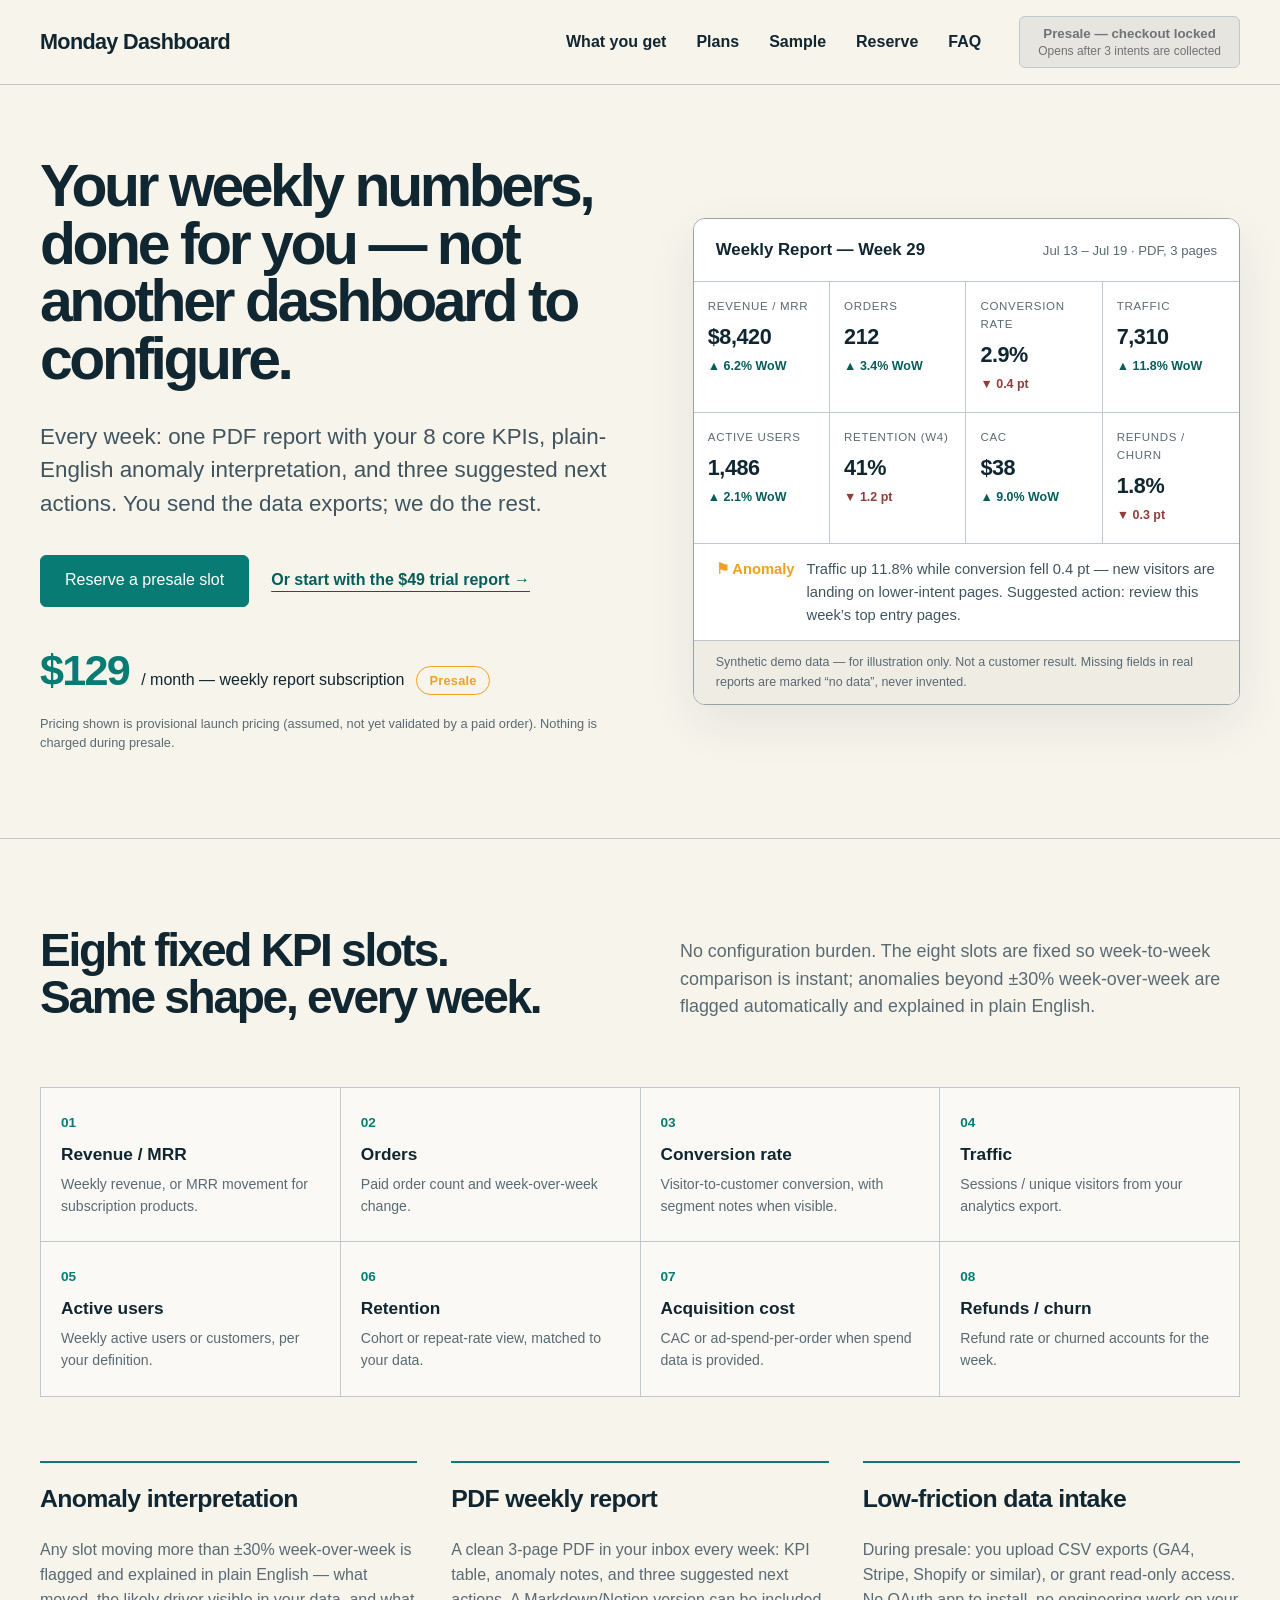
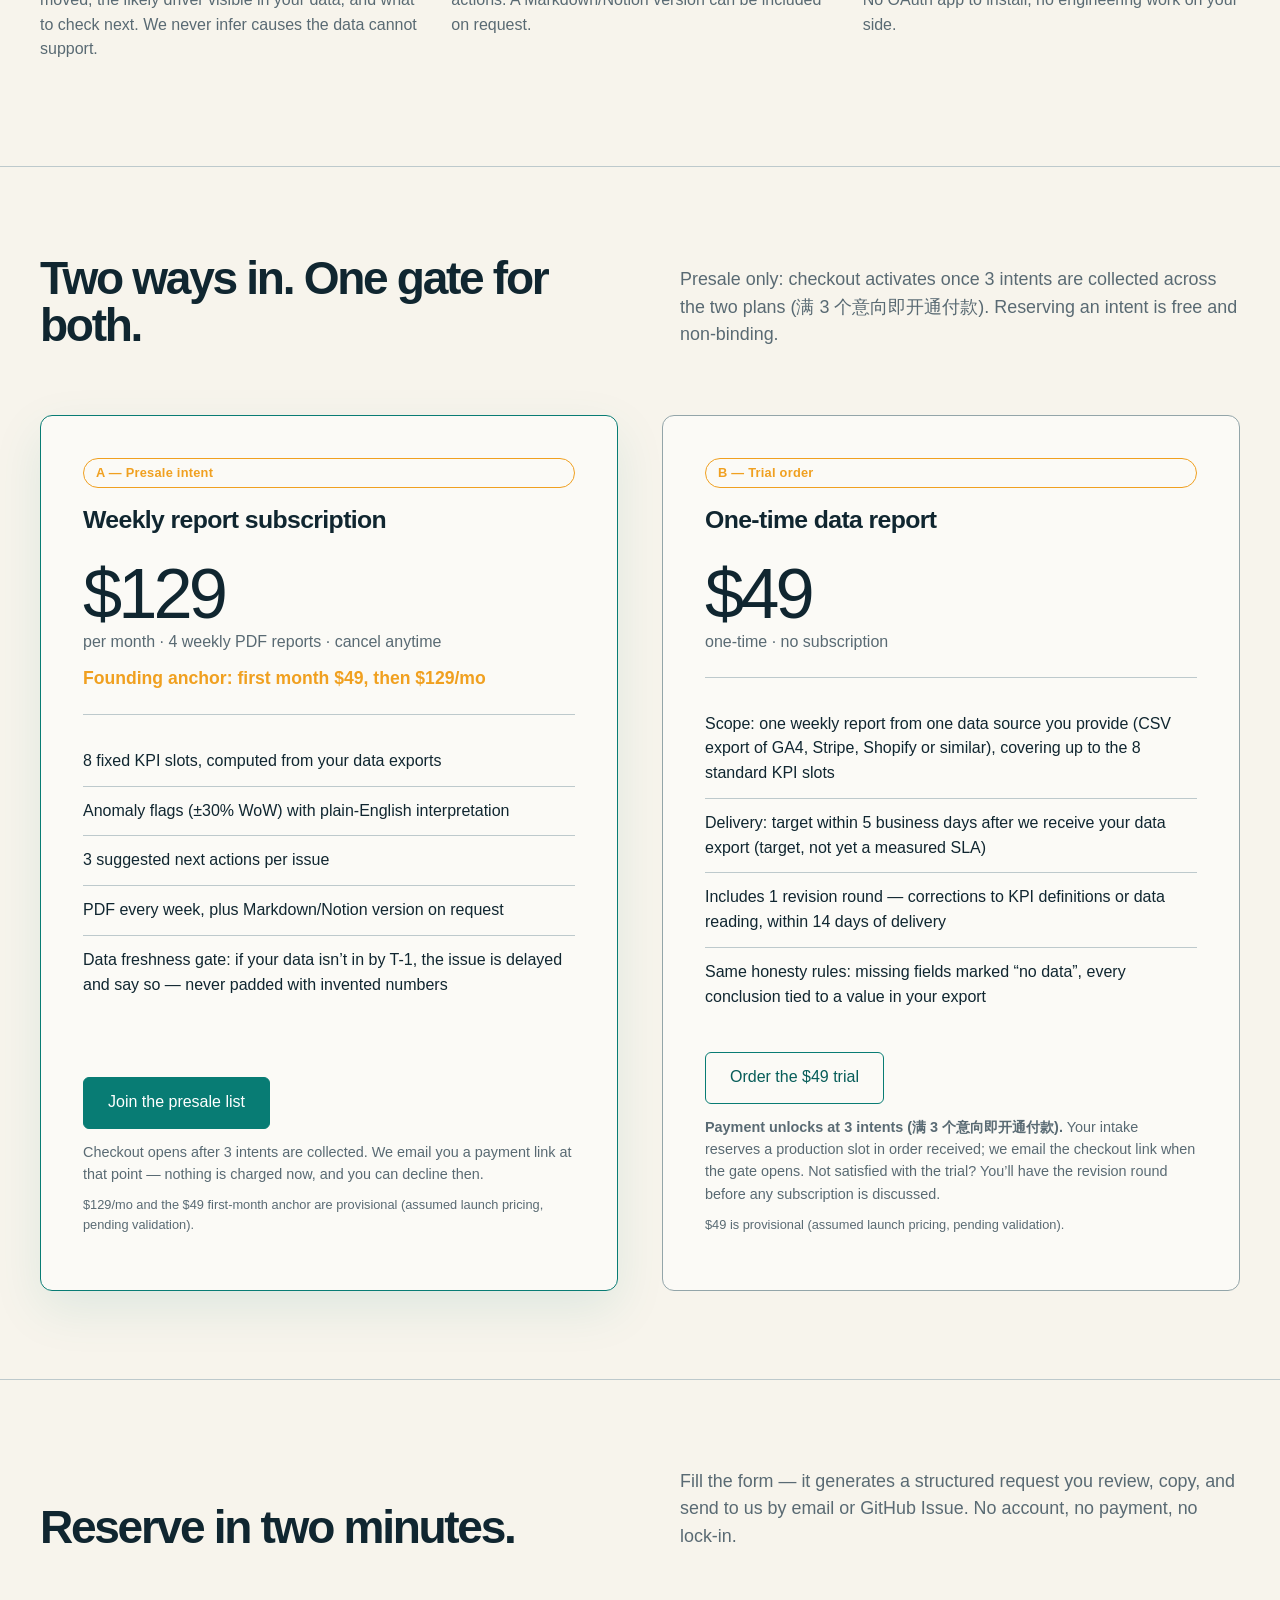
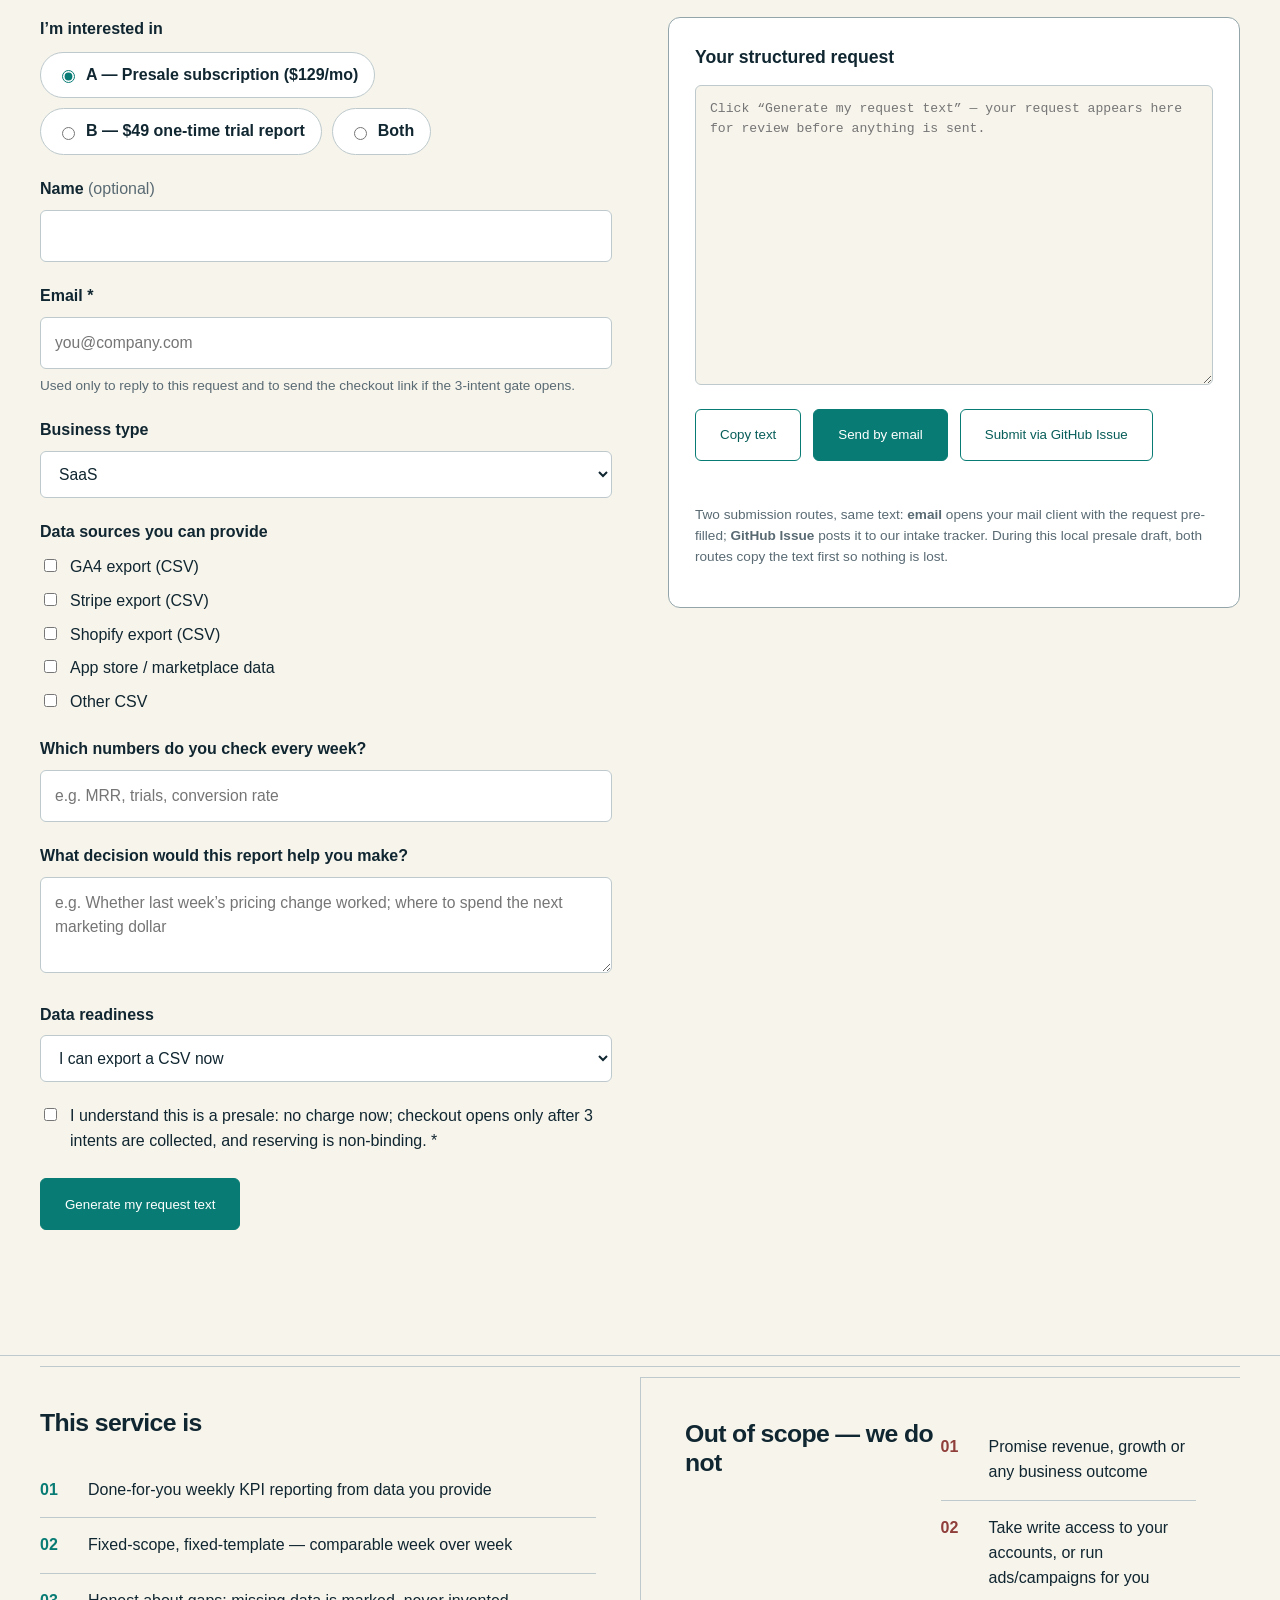
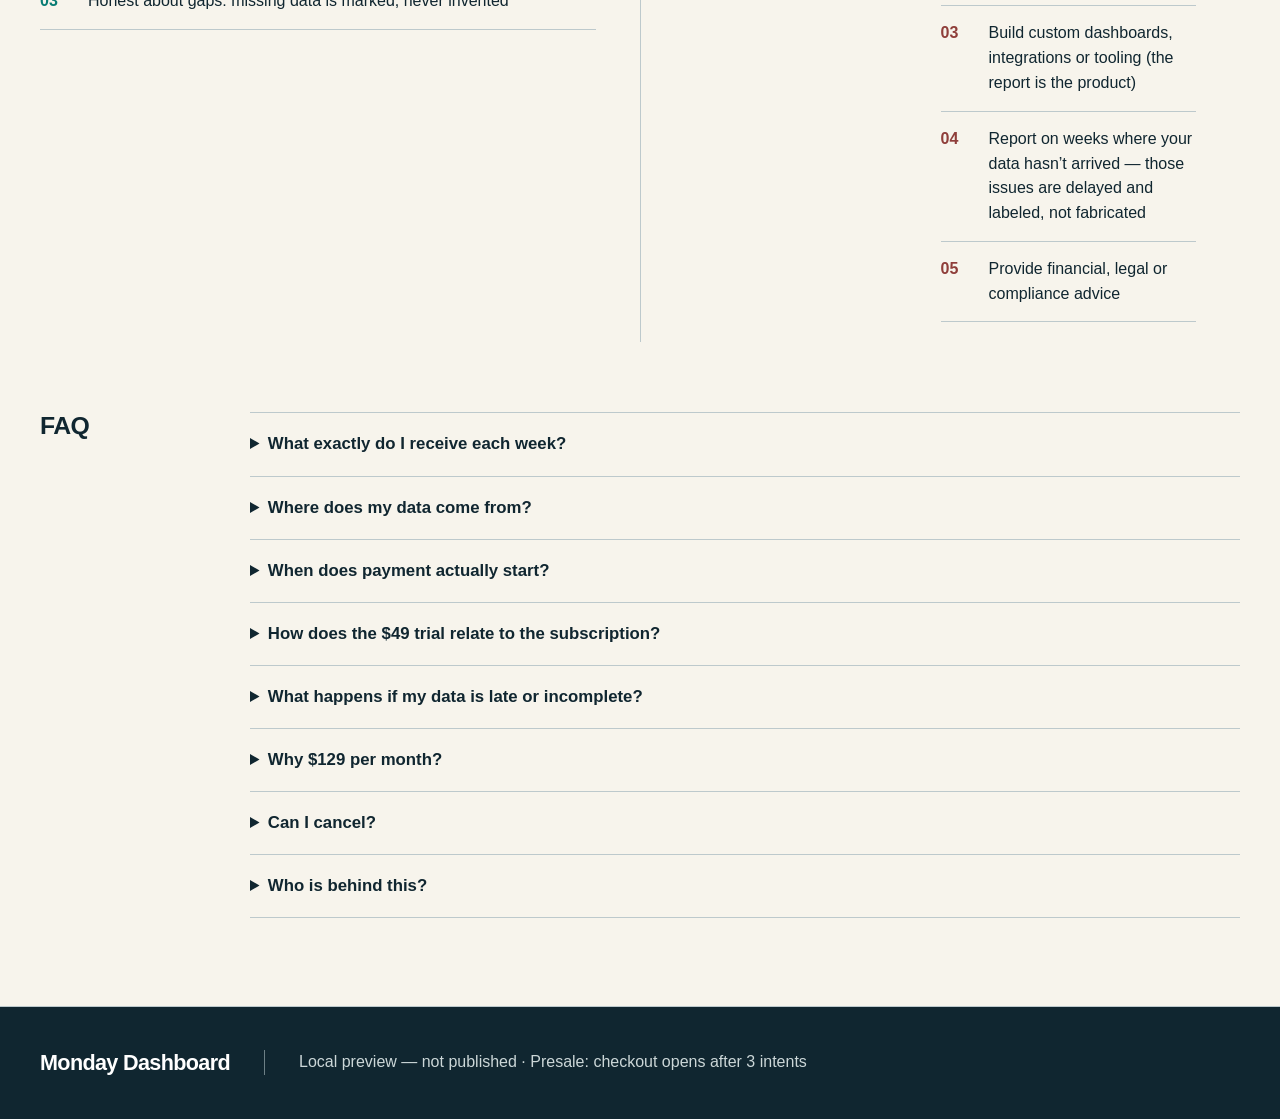
<file: docs/weekly-report/index.html>
<!doctype html>
<html lang="en" data-publication-status="local_draft_not_published" data-checkout-enabled="false">
<head>
  <meta charset="utf-8">
  <meta name="viewport" content="width=device-width, initial-scale=1">
  <meta name="robots" content="noindex,nofollow">
  <meta name="description" content="A done-for-you weekly data report: 8 fixed KPI slots, anomaly interpretation and a PDF in your inbox every week. Presale — checkout opens after 3 intents are collected.">
  <title>Monday Dashboard — Weekly Data Report Subscription (Presale)</title>
  <style>
    :root { --paper:#f7f4ec; --white:#fff; --ink:#102630; --teal:#087c74; --teal-dark:#075d59; --amber:#f0a020; --slate:#596a73; --rule:#bdc9cc; --mist:#e8efef; --soft:#efece4; --danger:#8f3e3a; --radius:12px; --max:1440px; }
    * { box-sizing:border-box; }
    html { scroll-behavior:smooth; }
    body { margin:0; background:var(--paper); color:var(--ink); font-family:Inter,ui-sans-serif,-apple-system,BlinkMacSystemFont,"Segoe UI",sans-serif; font-size:16px; line-height:1.55; }
    a { color:inherit; }
    button, .button { font:700 1rem/1.2 inherit; }
    .skip { position:absolute; left:-9999px; top:auto; }
    .skip:focus { left:20px; top:14px; z-index:20; padding:10px 14px; background:var(--ink); color:white; }
    .shell { width:min(calc(100% - 80px),var(--max)); margin-inline:auto; }
    header { border-bottom:1px solid var(--rule); background:var(--paper); position:sticky; top:0; z-index:10; }
    .nav { min-height:84px; display:flex; align-items:center; gap:38px; }
    .wordmark { font-size:1.35rem; font-weight:800; letter-spacing:-.03em; text-decoration:none; margin-right:auto; }
    .nav nav { display:flex; gap:30px; }
    .nav nav a { text-decoration:none; font-weight:650; }
    .button { display:inline-flex; align-items:center; justify-content:center; min-height:52px; padding:0 24px; border-radius:6px; border:1px solid var(--teal); background:var(--teal); color:white; text-decoration:none; cursor:pointer; }
    .button:hover { background:var(--teal-dark); }
    .button.secondary { background:transparent; color:var(--teal-dark); }
    .button.secondary:hover { background:var(--mist); }
    .checkout-disabled { min-width:220px; min-height:52px; padding:7px 18px; border:1px solid var(--rule); border-radius:6px; background:#e7e5e0; color:#6f7374; cursor:not-allowed; font-weight:750; }
    .checkout-disabled small { display:block; font-weight:500; font-size:.75rem; margin-top:3px; }
    main > section { border-bottom:1px solid var(--rule); }
    .hero { min-height:640px; display:grid; grid-template-columns:1.05fr .95fr; gap:48px; align-items:center; padding-block:72px; }
    h1,h2,h3,p { margin-top:0; }
    h1 { max-width:720px; font-size:clamp(3rem,4.6vw,4.6rem); line-height:.98; letter-spacing:-.058em; margin-bottom:32px; }
    h2 { font-size:clamp(2.2rem,3.6vw,3.8rem); line-height:1.02; letter-spacing:-.05em; margin-bottom:18px; }
    h3 { font-size:1.55rem; line-height:1.15; letter-spacing:-.025em; }
    .lede { max-width:620px; color:#41545e; font-size:1.4rem; line-height:1.5; margin-bottom:34px; }
    .actions { display:flex; align-items:center; gap:22px; flex-wrap:wrap; margin-bottom:30px; }
    .text-link { color:var(--teal-dark); font-weight:750; text-underline-offset:6px; }
    .price-line { display:flex; align-items:baseline; gap:12px; flex-wrap:wrap; }
    .price-line strong { color:var(--teal); font-size:2.7rem; letter-spacing:-.04em; }
    .tag { display:inline-block; padding:4px 12px; border:1px solid var(--amber); color:var(--amber); border-radius:999px; font-size:.8rem; font-weight:750; letter-spacing:.02em; }
    .band { padding-block:88px; }
    .band-head { display:flex; justify-content:space-between; gap:50px; align-items:end; margin-bottom:48px; }
    .band-head p { color:var(--slate); max-width:560px; font-size:1.12rem; }
    /* sample report preview (CSS-drawn, synthetic demo data) */
    .report-preview { background:white; border:1px solid #93a5a9; border-radius:var(--radius); overflow:hidden; box-shadow:0 18px 50px rgba(16,38,48,.08); }
    .report-preview header.preview-head { position:static; display:flex; justify-content:space-between; gap:16px; align-items:baseline; padding:18px 22px; border-bottom:1px solid var(--rule); background:white; }
    .preview-head strong { font-size:1.05rem; }
    .preview-head span { color:var(--slate); font-size:.82rem; }
    .kpi-grid { display:grid; grid-template-columns:repeat(4,1fr); }
    .kpi { padding:16px 14px; border-right:1px solid var(--rule); border-bottom:1px solid var(--rule); }
    .kpi:nth-child(4n) { border-right:0; }
    .kpi small { display:block; color:var(--slate); font-size:.72rem; text-transform:uppercase; letter-spacing:.06em; }
    .kpi b { display:block; font-size:1.35rem; letter-spacing:-.02em; margin-top:4px; font-variant-numeric:tabular-nums; }
    .kpi em { font-style:normal; font-size:.78rem; font-weight:700; }
    .kpi em.up { color:var(--teal-dark); }
    .kpi em.down { color:var(--danger); }
    .anomaly { display:flex; gap:12px; padding:14px 22px; border-bottom:1px solid var(--rule); font-size:.92rem; color:#41545e; }
    .anomaly b { color:var(--amber); white-space:nowrap; }
    .demo-note { padding:12px 22px; font-size:.78rem; color:var(--slate); background:var(--soft); }
    /* 8 slots */
    .slots { display:grid; grid-template-columns:repeat(4,1fr); gap:0; border-top:1px solid var(--rule); border-left:1px solid var(--rule); margin-top:36px; }
    .slot { padding:24px 20px; border-right:1px solid var(--rule); border-bottom:1px solid var(--rule); background:rgba(255,255,255,.45); }
    .slot span { display:block; color:var(--teal); font-weight:800; font-size:.85rem; margin-bottom:8px; font-variant-numeric:tabular-nums; }
    .slot b { display:block; font-size:1.08rem; margin-bottom:6px; }
    .slot p { margin:0; color:var(--slate); font-size:.88rem; }
    .deliverables { display:grid; grid-template-columns:repeat(3,1fr); gap:34px; margin-top:64px; }
    .deliverables article { border-top:2px solid var(--teal); padding-top:22px; }
    .deliverables p { color:var(--slate); }
    /* pricing pair */
    .pair { display:grid; grid-template-columns:1fr 1fr; gap:44px; align-items:stretch; }
    .plan-card { border:1px solid #93a5a9; border-radius:var(--radius); padding:42px; background:rgba(255,255,255,.55); display:flex; flex-direction:column; }
    .plan-card.featured { border-color:var(--teal); box-shadow:0 18px 50px rgba(8,124,116,.10); }
    .plan-card .amount { display:block; font-size:4.4rem; line-height:1; letter-spacing:-.055em; }
    .plan-card .per { color:var(--slate); font-size:1rem; }
    .plan-card .anchor { color:var(--amber); font-weight:800; font-size:1.1rem; margin-top:10px; }
    .plan-card hr { border:0; border-top:1px solid var(--rule); margin:22px 0; width:100%; }
    .included { list-style:none; margin:0 0 8px; padding:0; }
    .included li { padding:12px 0; border-bottom:1px solid var(--rule); }
    .included li:last-child { border-bottom:0; }
    .gate { margin-top:auto; padding-top:22px; }
    .gate-note { color:var(--slate); font-size:.9rem; margin:12px 0 0; }
    .provisional { color:var(--slate); font-size:.8rem; margin-top:10px; }
    /* intake form */
    .intake { display:grid; grid-template-columns:1fr 1fr; gap:56px; align-items:start; }
    form .field { margin-bottom:22px; }
    form label, .group-label { display:block; font-weight:700; margin-bottom:8px; }
    form .hint { color:var(--slate); font-size:.85rem; margin-top:6px; }
    input[type=text], input[type=email], select, textarea { width:100%; padding:13px 14px; border:1px solid var(--rule); border-radius:6px; background:white; color:var(--ink); font:inherit; font-size:.98rem; }
    input:focus, select:focus, textarea:focus { outline:2px solid var(--teal); outline-offset:1px; }
    textarea { min-height:96px; resize:vertical; }
    .checks { display:flex; flex-direction:column; gap:9px; }
    .checks label { display:flex; gap:10px; align-items:flex-start; font-weight:500; margin:0; }
    .checks input { margin-top:4px; }
    .radios { display:flex; gap:10px; flex-wrap:wrap; }
    .radios label { display:flex; gap:8px; align-items:center; border:1px solid var(--rule); border-radius:999px; padding:10px 16px; font-weight:650; cursor:pointer; background:white; margin:0; }
    .radios input { accent-color:var(--teal); }
    fieldset { border:0; margin:0 0 22px; padding:0; }
    legend { font-weight:700; margin-bottom:10px; padding:0; }
    .output-box { background:white; border:1px solid #93a5a9; border-radius:var(--radius); padding:26px; position:sticky; top:110px; }
    .output-box strong { display:block; font-size:1.1rem; margin-bottom:14px; }
    #request-text { width:100%; min-height:300px; font-family:ui-monospace,SFMono-Regular,Menlo,Consolas,monospace; font-size:.82rem; line-height:1.5; background:var(--paper); }
    .submit-row { display:flex; gap:12px; flex-wrap:wrap; margin-top:16px; }
    .copy-status { color:var(--teal-dark); font-weight:700; font-size:.9rem; margin-top:10px; min-height:1.3em; }
    .submit-note { color:var(--slate); font-size:.85rem; margin-top:14px; }
    /* scope exclusion + faq */
    .fit { display:grid; grid-template-columns:1fr 1fr; border-top:1px solid var(--rule); margin-top:10px; }
    .fit > div { padding:42px 44px 20px 0; }
    .fit > div + div { border-left:1px solid var(--rule); padding-left:44px; }
    .fit ol { list-style:none; margin:0; padding:0; counter-reset:fit; }
    .fit li { counter-increment:fit; display:grid; grid-template-columns:48px 1fr; padding:15px 0; border-bottom:1px solid var(--rule); }
    .fit li::before { content:"0" counter(fit); color:var(--teal); font-weight:800; }
    .fit.excluded li::before { color:var(--danger); }
    .faq { margin-top:70px; display:grid; grid-template-columns:180px 1fr; gap:30px; }
    details { border-top:1px solid var(--rule); padding:18px 0; }
    details:last-child { border-bottom:1px solid var(--rule); }
    summary { cursor:pointer; font-weight:750; font-size:1.05rem; }
    details p { color:var(--slate); max-width:820px; margin:14px 0 4px; }
    footer { background:var(--ink); color:white; }
    .footer { min-height:112px; display:flex; align-items:center; gap:34px; }
    .footer .wordmark { margin-right:0; }
    .preview-status { color:#ccd7d8; border-left:1px solid #6d8086; padding-left:34px; }
    @media (max-width:1000px) {
      .shell { width:min(calc(100% - 40px),var(--max)); }
      .nav nav { display:none; }
      .hero,.pair,.intake,.deliverables { grid-template-columns:1fr; }
      .hero { padding-block:58px; gap:40px; }
      .band-head { display:block; }
      .slots { grid-template-columns:repeat(2,1fr); }
      .kpi-grid { grid-template-columns:repeat(2,1fr); }
      .kpi:nth-child(2n) { border-right:0; }
      .fit { grid-template-columns:1fr; }
      .fit > div + div { border-left:0; border-top:1px solid var(--rule); padding-left:0; }
      .output-box { position:static; }
    }
    @media (max-width:680px) {
      .shell { width:min(calc(100% - 28px),var(--max)); }
      header { position:static; }
      .nav { min-height:72px; }
      .nav > .checkout-disabled { display:none; }
      h1 { font-size:clamp(2.7rem,14vw,4rem); }
      h2 { font-size:2.4rem; }
      .band { padding-block:64px; }
      .slots { grid-template-columns:1fr; }
      .kpi-grid { grid-template-columns:1fr 1fr; }
      .plan-card { padding:26px; }
      .plan-card .amount { font-size:3.4rem; }
      .fit > div { padding-right:0; }
      .faq { grid-template-columns:1fr; gap:0; }
      .footer { align-items:flex-start; flex-direction:column; justify-content:center; gap:10px; }
      .preview-status { border-left:0; padding-left:0; }
    }
    @media (prefers-reduced-motion:reduce) { html { scroll-behavior:auto; } }
  </style>
</head>
<body>
  <a class="skip" href="#main">Skip to content</a>
  <header>
    <div class="shell nav">
      <a class="wordmark" href="#top">Monday Dashboard</a>
      <nav aria-label="Primary"><a href="#what">What you get</a><a href="#plans">Plans</a><a href="#sample">Sample</a><a href="#intake">Reserve</a><a href="#faq">FAQ</a></nav>
      <button class="checkout-disabled" type="button" disabled aria-disabled="true">Presale — checkout locked<small>Opens after 3 intents are collected</small></button>
    </div>
  </header>
  <main id="main">
    <section id="top"><div class="shell hero">
      <div>
        <h1>Your weekly numbers, done for you — not another dashboard to configure.</h1>
        <p class="lede">Every week: one PDF report with your 8 core KPIs, plain-English anomaly interpretation, and three suggested next actions. You send the data exports; we do the rest.</p>
        <div class="actions"><a class="button" href="#intake">Reserve a presale slot</a><a class="text-link" href="#plans">Or start with the $49 trial report →</a></div>
        <div class="price-line"><strong>$129</strong><span>/ month — weekly report subscription</span><span class="tag">Presale</span></div>
        <p class="provisional">Pricing shown is provisional launch pricing (assumed, not yet validated by a paid order). Nothing is charged during presale.</p>
      </div>
      <div class="report-preview" id="sample" aria-label="Sample weekly report preview with synthetic demo data">
        <header class="preview-head"><strong>Weekly Report — Week 29</strong><span>Jul 13 – Jul 19 · PDF, 3 pages</span></header>
        <div class="kpi-grid">
          <div class="kpi"><small>Revenue / MRR</small><b>$8,420</b><em class="up">▲ 6.2% WoW</em></div>
          <div class="kpi"><small>Orders</small><b>212</b><em class="up">▲ 3.4% WoW</em></div>
          <div class="kpi"><small>Conversion rate</small><b>2.9%</b><em class="down">▼ 0.4 pt</em></div>
          <div class="kpi"><small>Traffic</small><b>7,310</b><em class="up">▲ 11.8% WoW</em></div>
          <div class="kpi"><small>Active users</small><b>1,486</b><em class="up">▲ 2.1% WoW</em></div>
          <div class="kpi"><small>Retention (w4)</small><b>41%</b><em class="down">▼ 1.2 pt</em></div>
          <div class="kpi"><small>CAC</small><b>$38</b><em class="up">▲ 9.0% WoW</em></div>
          <div class="kpi"><small>Refunds / churn</small><b>1.8%</b><em class="down">▼ 0.3 pt</em></div>
        </div>
        <div class="anomaly"><b>⚑ Anomaly</b><span>Traffic up 11.8% while conversion fell 0.4 pt — new visitors are landing on lower-intent pages. Suggested action: review this week’s top entry pages.</span></div>
        <div class="demo-note">Synthetic demo data — for illustration only. Not a customer result. Missing fields in real reports are marked “no data”, never invented.</div>
      </div>
    </div></section>

    <section id="what"><div class="shell band">
      <div class="band-head"><h2>Eight fixed KPI slots.<br>Same shape, every week.</h2><p>No configuration burden. The eight slots are fixed so week-to-week comparison is instant; anomalies beyond ±30% week-over-week are flagged automatically and explained in plain English.</p></div>
      <div class="slots">
        <div class="slot"><span>01</span><b>Revenue / MRR</b><p>Weekly revenue, or MRR movement for subscription products.</p></div>
        <div class="slot"><span>02</span><b>Orders</b><p>Paid order count and week-over-week change.</p></div>
        <div class="slot"><span>03</span><b>Conversion rate</b><p>Visitor-to-customer conversion, with segment notes when visible.</p></div>
        <div class="slot"><span>04</span><b>Traffic</b><p>Sessions / unique visitors from your analytics export.</p></div>
        <div class="slot"><span>05</span><b>Active users</b><p>Weekly active users or customers, per your definition.</p></div>
        <div class="slot"><span>06</span><b>Retention</b><p>Cohort or repeat-rate view, matched to your data.</p></div>
        <div class="slot"><span>07</span><b>Acquisition cost</b><p>CAC or ad-spend-per-order when spend data is provided.</p></div>
        <div class="slot"><span>08</span><b>Refunds / churn</b><p>Refund rate or churned accounts for the week.</p></div>
      </div>
      <div class="deliverables">
        <article><h3>Anomaly interpretation</h3><p>Any slot moving more than ±30% week-over-week is flagged and explained in plain English — what moved, the likely driver visible in your data, and what to check next. We never infer causes the data cannot support.</p></article>
        <article><h3>PDF weekly report</h3><p>A clean 3-page PDF in your inbox every week: KPI table, anomaly notes, and three suggested next actions. A Markdown/Notion version can be included on request.</p></article>
        <article><h3>Low-friction data intake</h3><p>During presale: you upload CSV exports (GA4, Stripe, Shopify or similar), or grant read-only access. No OAuth app to install, no engineering work on your side.</p></article>
      </div>
    </div></section>

    <section id="plans"><div class="shell band">
      <div class="band-head"><h2>Two ways in. One gate for both.</h2><p>Presale only: checkout activates once 3 intents are collected across the two plans (满 3 个意向即开通付款). Reserving an intent is free and non-binding.</p></div>
      <div class="pair">
        <article class="plan-card featured" aria-label="Presale: weekly report subscription">
          <span class="tag">A — Presale intent</span>
          <h3 style="margin-top:18px">Weekly report subscription</h3>
          <span class="amount">$129</span><span class="per">per month · 4 weekly PDF reports · cancel anytime</span>
          <span class="anchor">Founding anchor: first month $49, then $129/mo</span>
          <hr>
          <ul class="included">
            <li>8 fixed KPI slots, computed from your data exports</li>
            <li>Anomaly flags (±30% WoW) with plain-English interpretation</li>
            <li>3 suggested next actions per issue</li>
            <li>PDF every week, plus Markdown/Notion version on request</li>
            <li>Data freshness gate: if your data isn’t in by T-1, the issue is delayed and say so — never padded with invented numbers</li>
          </ul>
          <div class="gate">
            <a class="button" href="#intake" data-intent-pick="presale">Join the presale list</a>
            <p class="gate-note">Checkout opens after 3 intents are collected. We email you a payment link at that point — nothing is charged now, and you can decline then.</p>
            <p class="provisional">$129/mo and the $49 first-month anchor are provisional (assumed launch pricing, pending validation).</p>
          </div>
        </article>
        <article class="plan-card" aria-label="Trial: one-time data report">
          <span class="tag">B — Trial order</span>
          <h3 style="margin-top:18px">One-time data report</h3>
          <span class="amount">$49</span><span class="per">one-time · no subscription</span>
          <hr>
          <ul class="included">
            <li>Scope: one weekly report from one data source you provide (CSV export of GA4, Stripe, Shopify or similar), covering up to the 8 standard KPI slots</li>
            <li>Delivery: target within 5 business days after we receive your data export (target, not yet a measured SLA)</li>
            <li>Includes 1 revision round — corrections to KPI definitions or data reading, within 14 days of delivery</li>
            <li>Same honesty rules: missing fields marked “no data”, every conclusion tied to a value in your export</li>
          </ul>
          <div class="gate">
            <a class="button secondary" href="#intake" data-intent-pick="trial">Order the $49 trial</a>
            <p class="gate-note"><strong>Payment unlocks at 3 intents (满 3 个意向即开通付款).</strong> Your intake reserves a production slot in order received; we email the checkout link when the gate opens. Not satisfied with the trial? You’ll have the revision round before any subscription is discussed.</p>
            <p class="provisional">$49 is provisional (assumed launch pricing, pending validation).</p>
          </div>
        </article>
      </div>
    </div></section>

    <section id="intake"><div class="shell band">
      <div class="band-head"><h2>Reserve in two minutes.</h2><p>Fill the form — it generates a structured request you review, copy, and send to us by email or GitHub Issue. No account, no payment, no lock-in.</p></div>
      <div class="intake">
        <form id="intake-form" novalidate>
          <fieldset>
            <legend>I’m interested in</legend>
            <div class="radios">
              <label><input type="radio" name="intent" value="presale" checked> A — Presale subscription ($129/mo)</label>
              <label><input type="radio" name="intent" value="trial"> B — $49 one-time trial report</label>
              <label><input type="radio" name="intent" value="both"> Both</label>
            </div>
          </fieldset>
          <div class="field"><label for="f-name">Name <span style="color:var(--slate);font-weight:500">(optional)</span></label><input id="f-name" name="name" type="text" autocomplete="name"></div>
          <div class="field"><label for="f-email">Email *</label><input id="f-email" name="email" type="email" required autocomplete="email" placeholder="you@company.com"><p class="hint">Used only to reply to this request and to send the checkout link if the 3-intent gate opens.</p></div>
          <div class="field"><label for="f-biz">Business type</label><select id="f-biz" name="business"><option value="SaaS">SaaS</option><option value="E-commerce / Shopify">E-commerce / Shopify</option><option value="Agency">Agency</option><option value="Indie app / game">Indie app / game</option><option value="Content / newsletter">Content / newsletter</option><option value="Other">Other</option></select></div>
          <fieldset>
            <legend>Data sources you can provide</legend>
            <div class="checks">
              <label><input type="checkbox" name="sources" value="GA4 export"> GA4 export (CSV)</label>
              <label><input type="checkbox" name="sources" value="Stripe export"> Stripe export (CSV)</label>
              <label><input type="checkbox" name="sources" value="Shopify export"> Shopify export (CSV)</label>
              <label><input type="checkbox" name="sources" value="App store / marketplace data"> App store / marketplace data</label>
              <label><input type="checkbox" name="sources" value="Other CSV"> Other CSV</label>
            </div>
          </fieldset>
          <div class="field"><label for="f-kpis">Which numbers do you check every week?</label><input id="f-kpis" name="kpis" type="text" placeholder="e.g. MRR, trials, conversion rate"></div>
          <div class="field"><label for="f-goal">What decision would this report help you make?</label><textarea id="f-goal" name="goal" placeholder="e.g. Whether last week’s pricing change worked; where to spend the next marketing dollar"></textarea></div>
          <div class="field"><label for="f-ready">Data readiness</label><select id="f-ready" name="readiness"><option value="Can export CSV now">I can export a CSV now</option><option value="Need guidance exporting">I need guidance exporting</option><option value="Not sure yet">Not sure yet</option></select></div>
          <div class="checks" style="margin-bottom:24px">
            <label><input type="checkbox" id="f-consent" required> I understand this is a presale: no charge now; checkout opens only after 3 intents are collected, and reserving is non-binding. *</label>
          </div>
          <button class="button" type="submit">Generate my request text</button>
          <p class="hint" id="form-error" role="alert" style="color:var(--danger);min-height:1.3em"></p>
        </form>
        <div class="output-box" aria-live="polite">
          <strong>Your structured request</strong>
          <textarea id="request-text" readonly placeholder="Click “Generate my request text” — your request appears here for review before anything is sent."></textarea>
          <div class="submit-row">
            <button class="button secondary" type="button" id="copy-btn">Copy text</button>
            <button class="button" type="button" id="email-btn">Send by email</button>
            <button class="button secondary" type="button" id="issue-btn">Submit via GitHub Issue</button>
          </div>
          <p class="copy-status" id="copy-status"></p>
          <p class="submit-note">Two submission routes, same text: <b>email</b> opens your mail client with the request pre-filled; <b>GitHub Issue</b> posts it to our intake tracker. During this local presale draft, both routes copy the text first so nothing is lost.</p>
        </div>
      </div>
    </div></section>

    <section id="scope"><div class="shell band" style="padding-top:0">
      <div class="fit">
        <div><h3>This service is</h3><ol>
          <li>Done-for-you weekly KPI reporting from data you provide</li>
          <li>Fixed-scope, fixed-template — comparable week over week</li>
          <li>Honest about gaps: missing data is marked, never invented</li>
        </ol></div>
        <div class="fit excluded"><h3>Out of scope — we do not</h3><ol>
          <li>Promise revenue, growth or any business outcome</li>
          <li>Take write access to your accounts, or run ads/campaigns for you</li>
          <li>Build custom dashboards, integrations or tooling (the report is the product)</li>
          <li>Report on weeks where your data hasn’t arrived — those issues are delayed and labeled, not fabricated</li>
          <li>Provide financial, legal or compliance advice</li>
        </ol></div>
      </div>
      <div class="faq" id="faq"><h3>FAQ</h3><div>
        <details><summary>What exactly do I receive each week?</summary><p>One PDF (about 3 pages): the 8 fixed KPI slots with week-over-week changes, anomaly flags for any movement beyond ±30% with a plain-English interpretation, and three suggested next actions. A Markdown/Notion version is available on request.</p></details>
        <details><summary>Where does my data come from?</summary><p>From you: CSV exports of GA4, Stripe, Shopify or similar tools, uploaded weekly, or read-only access you grant. During presale there is no OAuth app and nothing to install. We store the minimum needed and delete on request.</p></details>
        <details><summary>When does payment actually start?</summary><p>When 3 intents are collected across the presale and trial plans, we email everyone on the list a checkout link. Nothing is charged before that, and reserving an intent does not obligate you to pay when the link arrives.</p></details>
        <details><summary>How does the $49 trial relate to the subscription?</summary><p>The trial is a single one-time report — a low-risk way to see the exact deliverable. After delivery (and your one revision round, if used), we’ll offer the subscription. The trial is not a subscription and does not auto-renew.</p></details>
        <details><summary>What happens if my data is late or incomplete?</summary><p>The report has a freshness gate: if data isn’t in by the day before an issue (T-1), that issue is delayed and labeled as such. Missing fields are marked “no data”. We never pad or invent numbers.</p></details>
        <details><summary>Why $129 per month?</summary><p>Self-serve dashboard tools in this space list at roughly $59–$799/mo (Databox $159–799/mo, AgencyAnalytics $59–179/mo, from their public pricing pages, checked 2026-07-22) — and those still require you to build and read the dashboards. This service is done-for-you. Note: $129/mo is provisional launch pricing (assumed), pending validation by actual paid orders.</p></details>
        <details><summary>Can I cancel?</summary><p>The subscription can be canceled anytime, effective at the end of the current billing cycle. The trial is one-time. The refund policy is not final until checkout opens and will be published with it — no refund promise is made on this presale page.</p></details>
        <details><summary>Who is behind this?</summary><p>An independent builder validating demand before full automation is built — that is why this is a presale with an intent gate rather than an open checkout. Early customers receive the founding anchor price and direct input on the report format.</p></details>
      </div></div>
    </div></section>
  </main>
  <footer><div class="shell footer"><span class="wordmark">Monday Dashboard</span><span class="preview-status">Local preview — not published · Presale: checkout opens after 3 intents</span></div></footer>

  <script>
    /* 本人发布前配置(仅两处):
       1) INTAKE_EMAIL — 填入接收询盘的邮箱地址,例如 "orders@yourdomain.com";
       2) ISSUE_URL   — 填入 GitHub 仓库的 issues/new 链接,可带 ?title=&body= 之外的模板参数(脚本会自动附加 title/body)。
       未配置时的回退行为:点击「Send by email」/「Submit via GitHub Issue」会先复制结构化文本,
       并在按钮下方提示「联系入口将在页面上线时公布,文本已复制」——本地草稿阶段不指向任何真实地址。 */
    const INTAKE_EMAIL = "seekiingforhappiness@gmail.com";
    const ISSUE_URL = "https://github.com/seekiingforhappiness-glitch/ai-workflow-acceptance-test-starter/issues/new";

    const form = document.getElementById("intake-form");
    const out = document.getElementById("request-text");
    const status = document.getElementById("copy-status");
    const err = document.getElementById("form-error");
    const INTENT_LABEL = {
      presale: "A — Presale subscription ($129/mo, founding anchor: first month $49)",
      trial: "B — One-time trial report ($49, scope: 1 data source, 5 business days target, 1 revision)",
      both: "Both A and B"
    };

    function buildText() {
      const d = new FormData(form);
      const sources = d.getAll("sources");
      const lines = [
        "WEEKLY REPORT — PRESALE INTAKE",
        "==============================",
        "Intent: " + (INTENT_LABEL[d.get("intent")] || "—"),
        "Name: " + (d.get("name") || "(not provided)"),
        "Email: " + (d.get("email") || ""),
        "Business type: " + (d.get("business") || "—"),
        "Data sources I can provide: " + (sources.length ? sources.join(", ") : "none selected"),
        "KPIs I check weekly: " + (d.get("kpis") || "(not provided)"),
        "Decision this report should support: " + (d.get("goal") || "(not provided)"),
        "Data readiness: " + (d.get("readiness") || "—"),
        "",
        "Acknowledged: presale intent only — no charge now; checkout opens after 3 intents",
        "are collected (满 3 个意向即开通付款); reserving is non-binding.",
        "Submitted: " + new Date().toISOString().slice(0, 10) + " (local draft form)"
      ];
      return lines.join("\n");
    }

    function setStatus(msg, isError) {
      status.textContent = msg;
      status.style.color = isError ? "var(--danger)" : "var(--teal-dark)";
    }

    form.addEventListener("submit", function (e) {
      e.preventDefault();
      err.textContent = "";
      const email = document.getElementById("f-email");
      const consent = document.getElementById("f-consent");
      if (!email.value || !email.checkValidity()) { err.textContent = "Please enter a valid email — it’s how we send the checkout link."; email.focus(); return; }
      if (!consent.checked) { err.textContent = "Please confirm the presale acknowledgment checkbox."; consent.focus(); return; }
      out.value = buildText();
      setStatus("Request generated — review it, then copy or use a submit route.", false);
      out.focus();
    });

    document.querySelectorAll("[data-intent-pick]").forEach(function (a) {
      a.addEventListener("click", function () {
        const v = a.getAttribute("data-intent-pick");
        const r = form.querySelector('input[name="intent"][value="' + v + '"]');
        if (r) r.checked = true;
      });
    });

    async function copyText() {
      if (!out.value) { setStatus("Generate your request text first.", true); return false; }
      try { await navigator.clipboard.writeText(out.value); }
      catch (e) { out.select(); document.execCommand("copy"); }
      setStatus("Copied to clipboard.", false);
      return true;
    }
    document.getElementById("copy-btn").addEventListener("click", copyText);

    document.getElementById("email-btn").addEventListener("click", async function () {
      if (!await copyText()) return;
      const subject = encodeURIComponent("Weekly report — presale intake");
      const body = encodeURIComponent(out.value);
      if (INTAKE_EMAIL) { window.location.href = "mailto:" + INTAKE_EMAIL + "?subject=" + subject + "&body=" + body; }
      else { setStatus("Text copied. The intake email address will be published when this page goes live — paste and send then.", false); }
    });

    document.getElementById("issue-btn").addEventListener("click", async function () {
      if (!await copyText()) return;
      if (ISSUE_URL) {
        const sep = ISSUE_URL.indexOf("?") === -1 ? "?" : "&";
        window.open(ISSUE_URL + sep + "title=" + encodeURIComponent("Weekly report — presale intake") + "&body=" + encodeURIComponent(out.value), "_blank", "noopener");
      } else { setStatus("Text copied. The GitHub Issue intake link will be published when this page goes live — paste it there then.", false); }
    });
  </script>
</body>
</html>
</file>
<file: docs/styles.css>
:root {
  color-scheme: light;
  --bg: #ffffff;
  --surface: #f7f9fc;
  --surface-strong: #eef3f8;
  --ink: #111827;
  --muted: #5b6678;
  --line: #cbd5e1;
  --line-soft: #e3e8ef;
  --blue: #1261e8;
  --blue-dark: #0a49b8;
  --green: #167344;
  --amber: #a85d00;
  --red: #ba2727;
  --radius: 10px;
  --shadow: 0 1px 2px rgb(15 23 42 / 5%);
  font-family: Inter, ui-sans-serif, -apple-system, BlinkMacSystemFont, "Segoe UI", sans-serif;
  background: var(--bg);
  color: var(--ink);
}

* { box-sizing: border-box; }
html { scroll-behavior: smooth; }
body { margin: 0; min-width: 320px; background: var(--bg); }
button, input, textarea, select { font: inherit; }
button, a, input, textarea, select { -webkit-tap-highlight-color: transparent; }
a { color: inherit; }

.skip-link {
  position: fixed;
  left: 16px;
  top: 12px;
  z-index: 10;
  transform: translateY(-150%);
  padding: 8px 12px;
  border-radius: 7px;
  background: var(--ink);
  color: white;
}
.skip-link:focus { transform: translateY(0); }

.site-header {
  min-height: 60px;
  padding: 0 30px;
  border-bottom: 1px solid var(--line);
  display: flex;
  align-items: center;
  justify-content: space-between;
  gap: 24px;
  background: rgb(255 255 255 / 96%);
  position: sticky;
  top: 0;
  z-index: 5;
}
.brand { font-size: 19px; font-weight: 780; text-decoration: none; letter-spacing: -0.02em; }
nav { display: flex; align-items: stretch; gap: 10px; align-self: stretch; }
nav a { display: grid; place-items: center; min-width: 78px; padding: 0 12px; text-decoration: none; border-bottom: 3px solid transparent; font-size: 14px; font-weight: 650; }
nav a:hover, nav a:focus-visible, nav a.active { color: var(--blue); border-bottom-color: var(--blue); outline: none; }

main { width: min(1380px, calc(100% - 52px)); margin: 0 auto; }
.intro { padding: 34px 2px 22px; }
.intro h1 { max-width: 880px; margin: 0; font-size: clamp(34px, 3.2vw, 52px); line-height: 1.03; letter-spacing: -0.045em; }
.intro p { max-width: 820px; margin: 12px 0 0; color: var(--muted); font-size: 16px; line-height: 1.55; }

.workspace { display: grid; grid-template-columns: minmax(330px, 0.78fr) minmax(520px, 1.42fr); border: 1px solid var(--line); border-radius: var(--radius); box-shadow: var(--shadow); overflow: hidden; }
.contract-panel, .suite-panel { padding: 24px; }
.contract-panel { border-right: 1px solid var(--line); background: var(--surface); }
.suite-panel { background: white; }
.section-heading { margin-bottom: 19px; }
.section-heading h2, .validation-result h2 { margin: 0; font-size: 19px; line-height: 1.25; letter-spacing: -0.02em; }
.section-heading p { margin: 5px 0 0; color: var(--muted); font-size: 13px; line-height: 1.45; }

label { display: block; margin: 14px 0 6px; font-size: 13px; font-weight: 700; }
input, textarea, select {
  width: 100%;
  border: 1px solid #b8c3d1;
  border-radius: 7px;
  background: white;
  color: var(--ink);
  padding: 10px 12px;
  font-size: 14px;
  line-height: 1.45;
  transition: border-color 120ms ease, box-shadow 120ms ease;
}
textarea { resize: vertical; min-height: 44px; }
#desired-outcome { min-height: 84px; }
#approval-point, #side-effect { min-height: 92px; }
input:focus, textarea:focus, select:focus { border-color: var(--blue); box-shadow: 0 0 0 3px rgb(18 97 232 / 14%); outline: none; }

.form-actions, .validator-actions { display: flex; align-items: center; gap: 10px; margin-top: 18px; }
button { min-height: 42px; border-radius: 7px; padding: 9px 16px; border: 1px solid transparent; font-size: 13px; font-weight: 760; cursor: pointer; transition: background 120ms ease, border-color 120ms ease, transform 120ms ease; }
button:hover:not(:disabled) { transform: translateY(-1px); }
button:focus-visible { outline: 3px solid rgb(18 97 232 / 24%); outline-offset: 2px; }
button:disabled { cursor: not-allowed; opacity: 0.48; }
.primary { background: var(--blue); color: white; border-color: var(--blue); }
.primary:hover:not(:disabled) { background: var(--blue-dark); border-color: var(--blue-dark); }
.secondary { background: white; color: var(--ink); border-color: #aeb9c8; }
.secondary:hover:not(:disabled) { border-color: var(--blue); color: var(--blue); }
.form-actions button { flex: 1; }

.suite-heading { display: flex; align-items: flex-start; justify-content: space-between; gap: 20px; }
.suite-heading .download { flex: 0 0 auto; }
.test-list { list-style: none; margin: 0; padding: 0; border: 1px solid var(--line-soft); border-radius: 8px; overflow: hidden; }
.test-row { display: grid; grid-template-columns: 28px minmax(130px, 0.64fr) minmax(200px, 1.35fr) auto; align-items: center; gap: 14px; min-height: 61px; padding: 10px 14px 10px 18px; border-bottom: 1px solid var(--line-soft); position: relative; }
.test-row:last-child { border-bottom: 0; }
.test-row::before { content: ""; position: absolute; inset: 10px auto 10px 0; width: 4px; background: var(--blue); }
.test-number { font-variant-numeric: tabular-nums; color: var(--muted); font-size: 12px; }
.test-name { font-size: 14px; font-weight: 760; }
.test-description { color: var(--muted); font-size: 12px; line-height: 1.42; }
.test-file { color: #344156; font-family: ui-monospace, SFMono-Regular, Menlo, monospace; font-size: 11px; white-space: nowrap; }

.validator { margin-top: 14px; border: 1px solid var(--line); border-radius: var(--radius); display: grid; grid-template-columns: minmax(0, 1.45fr) minmax(300px, 0.55fr); box-shadow: var(--shadow); overflow: hidden; }
.validator-input, .validation-result { padding: 22px 24px; }
.validator-input { background: white; }
.validator-input textarea { min-height: 220px; font-family: ui-monospace, SFMono-Regular, Menlo, monospace; font-size: 12px; background: var(--surface); border-style: dashed; }
.validator-input textarea.dragging { border-color: var(--blue); background: #f1f6ff; }
.validator-actions { flex-wrap: wrap; }
.validator-actions span { color: var(--muted); font-size: 11px; margin-left: auto; }
.validation-result { border-left: 1px solid var(--line); background: var(--surface); }
.validation-result h2 { margin-bottom: 18px; }
.result-count { display: grid; grid-template-columns: 44px 1fr; align-items: center; min-height: 58px; margin-bottom: 9px; padding: 8px 12px; border: 1px solid var(--line-soft); border-radius: 8px; background: white; }
.result-count strong { font-size: 23px; font-variant-numeric: tabular-nums; }
.result-count span { font-size: 14px; font-weight: 740; }
.result-count.pass { color: var(--green); }
.result-count.review { color: var(--amber); }
.result-count.fail { color: var(--red); }
#validation-details { margin: 16px 0 0; padding-left: 18px; color: var(--muted); font-size: 11px; line-height: 1.55; }

.paid-kit-rail {
  margin-top: 14px;
  padding: 22px 24px;
  border: 1px solid var(--line);
  border-radius: var(--radius);
  background: var(--surface);
  box-shadow: var(--shadow);
  display: grid;
  grid-template-columns: minmax(0, 1fr) auto;
  align-items: center;
  gap: 28px;
}
.paid-kit-rail h2 { margin: 0; font-size: 19px; line-height: 1.25; letter-spacing: -0.02em; }
.paid-kit-rail p { max-width: 780px; margin: 6px 0 0; color: var(--muted); font-size: 13px; line-height: 1.5; }
.paid-kit-action { display: grid; justify-items: stretch; gap: 7px; min-width: 230px; }
.interest-link {
  min-height: 42px;
  padding: 10px 16px;
  border: 1px solid var(--blue);
  border-radius: 7px;
  background: var(--blue);
  color: white;
  display: grid;
  place-items: center;
  font-size: 13px;
  font-weight: 760;
  text-align: center;
  text-decoration: none;
  transition: background 120ms ease, border-color 120ms ease, transform 120ms ease;
}
.interest-link:hover { background: var(--blue-dark); border-color: var(--blue-dark); transform: translateY(-1px); }
.interest-link:focus-visible { outline: 3px solid rgb(18 97 232 / 24%); outline-offset: 2px; }
.interest-link.secondary-interest { background: white; color: var(--blue); }
.interest-link.secondary-interest:hover { background: #f3f7ff; border-color: var(--blue-dark); color: var(--blue-dark); }
.paid-kit-action span { color: var(--muted); font-size: 10px; line-height: 1.4; text-align: center; }

footer { min-height: 78px; width: min(1380px, calc(100% - 52px)); margin: 0 auto; display: flex; align-items: center; justify-content: center; gap: 16px; color: var(--muted); font-size: 12px; text-align: center; }
footer p { margin: 0; }
footer a { color: var(--blue); text-underline-offset: 3px; }
.sr-only { position: absolute; width: 1px; height: 1px; padding: 0; margin: -1px; overflow: hidden; clip: rect(0, 0, 0, 0); white-space: nowrap; border: 0; }

@media (max-width: 980px) {
  main, footer { width: min(100% - 28px, 760px); }
  .workspace, .validator { grid-template-columns: 1fr; }
  .contract-panel { border-right: 0; border-bottom: 1px solid var(--line); }
  .validation-result { border-left: 0; border-top: 1px solid var(--line); }
  .test-row { grid-template-columns: 24px minmax(130px, 0.7fr) minmax(180px, 1.3fr); }
  .test-file { grid-column: 2 / -1; }
  .paid-kit-rail { grid-template-columns: 1fr; gap: 16px; }
  .paid-kit-action { min-width: 0; justify-items: start; }
  .interest-link { min-width: 230px; }
}

@media (max-width: 620px) {
  .site-header { min-height: 54px; padding: 0 16px; }
  .brand { font-size: 16px; }
  nav { gap: 0; }
  nav a { min-width: auto; padding: 0 9px; font-size: 12px; }
  .intro { padding: 27px 0 18px; }
  .intro h1 { font-size: 36px; }
  .contract-panel, .suite-panel, .validator-input, .validation-result { padding: 19px 16px; }
  .suite-heading { display: grid; }
  .suite-heading .download { width: 100%; }
  .test-row { grid-template-columns: 22px 1fr; gap: 6px 10px; padding: 12px 12px 12px 16px; }
  .test-description, .test-file { grid-column: 2; white-space: normal; }
  .form-actions, .validator-actions { align-items: stretch; flex-direction: column; }
  .form-actions button, .validator-actions button { width: 100%; }
  .validator-actions span { margin: 2px 0 0; }
  .paid-kit-rail { padding: 19px 16px; }
  .paid-kit-action, .interest-link { width: 100%; }
  footer { min-height: 92px; flex-direction: column; gap: 6px; }
}

@media (prefers-reduced-motion: reduce) {
  html { scroll-behavior: auto; }
  *, *::before, *::after { transition-duration: 0.01ms !important; }
}
</file>
<file: docs/audit/audit.css>
.audit-page {
  --audit-blue-soft: #f2f6ff;
  --audit-ink-soft: #344156;
  color: var(--ink);
  background: white;
}

.audit-page h1,
.audit-page h2,
.audit-page h3,
.audit-page p { margin-top: 0; }

.audit-header nav { gap: 4px; }
.audit-header nav a { min-width: 0; }
.audit-header .nav-action {
  align-self: center;
  min-height: 36px;
  margin-left: 8px;
  padding: 0 14px;
  border: 1px solid var(--blue);
  border-radius: 7px;
  color: var(--blue);
}
.audit-header .nav-action:hover,
.audit-header .nav-action:focus-visible { border-bottom-color: var(--blue); background: var(--audit-blue-soft); }

.audit-main { width: 100%; }
.audit-hero,
.section-shell,
.method-rail,
.final-cta,
.audit-footer { width: min(1380px, calc(100% - 96px)); margin-inline: auto; }

.audit-hero {
  min-height: 650px;
  padding: 76px 0 72px;
  display: grid;
  grid-template-columns: minmax(0, 1.02fr) minmax(480px, 0.84fr);
  align-items: center;
  gap: clamp(56px, 7vw, 118px);
}
.eyebrow,
.section-kicker,
.report-label {
  margin-bottom: 14px;
  color: var(--blue);
  font-size: 12px;
  font-weight: 800;
  letter-spacing: 0.13em;
  text-transform: uppercase;
}
.hero-copy h1 {
  max-width: 770px;
  margin-bottom: 22px;
  font-size: clamp(46px, 4.5vw, 72px);
  line-height: 0.98;
  letter-spacing: -0.055em;
}
.hero-summary {
  max-width: 680px;
  margin-bottom: 29px;
  color: var(--muted);
  font-size: 19px;
  line-height: 1.55;
}
.hero-actions,
.final-actions { display: flex; flex-wrap: wrap; gap: 12px; }
.audit-button {
  min-height: 48px;
  padding: 13px 20px;
  border: 1px solid var(--blue);
  border-radius: 7px;
  display: inline-grid;
  place-items: center;
  font-size: 14px;
  font-weight: 780;
  line-height: 1.25;
  text-align: center;
  text-decoration: none;
  transition: background 120ms ease, border-color 120ms ease, color 120ms ease, transform 120ms ease;
}
.audit-button:hover { transform: translateY(-1px); }
.audit-button:focus-visible,
.text-link:focus-visible { outline: 3px solid rgb(18 97 232 / 24%); outline-offset: 3px; }
.primary-button { background: var(--blue); color: white; }
.primary-button:hover { background: var(--blue-dark); border-color: var(--blue-dark); }
.secondary-button { background: white; color: var(--blue); }
.secondary-button:hover { background: var(--audit-blue-soft); border-color: var(--blue-dark); color: var(--blue-dark); }
.boundary-note { margin: 13px 0 0; color: var(--muted); font-size: 11px; line-height: 1.45; }

.report-preview {
  border: 1px solid #bfcce0;
  border-radius: 12px;
  overflow: hidden;
  background: white;
  box-shadow: 0 24px 70px rgb(18 45 85 / 10%);
}
.report-toolbar {
  min-height: 46px;
  padding: 0 18px;
  border-bottom: 1px solid var(--line);
  display: flex;
  align-items: center;
  justify-content: space-between;
  color: var(--muted);
  font-size: 11px;
  font-weight: 700;
}
.report-body { padding: 30px 31px 29px; }
.report-body h2 { max-width: 430px; margin-bottom: 27px; font-size: 28px; line-height: 1.08; letter-spacing: -0.035em; }
.workflow-map { display: grid; grid-template-columns: auto 1fr auto 1fr auto; align-items: center; gap: 10px; margin-bottom: 27px; }
.workflow-map span { padding: 8px 10px; border: 1px solid #bfcce0; border-radius: 6px; color: var(--audit-ink-soft); font-size: 10px; font-weight: 750; }
.workflow-map i { height: 1px; background: var(--blue); position: relative; }
.workflow-map i::after { content: ""; position: absolute; right: 0; top: -3px; width: 6px; height: 6px; border-top: 1px solid var(--blue); border-right: 1px solid var(--blue); transform: rotate(45deg); }
.report-list { margin: 0; }
.report-list div { padding: 12px 0; border-top: 1px solid var(--line-soft); display: grid; grid-template-columns: 0.72fr 1.28fr; gap: 20px; }
.report-list dt { font-size: 12px; font-weight: 780; }
.report-list dd { margin: 0; color: var(--muted); font-size: 11px; line-height: 1.4; }

.section-shell { padding: 86px 0; }
.section-shell > h2,
.section-heading-copy h2 { margin-bottom: 42px; font-size: clamp(32px, 3vw, 48px); line-height: 1.04; letter-spacing: -0.045em; }
.section-band { width: 100%; border-block: 1px solid var(--line-soft); background: var(--surface); }
.resolve-grid { display: grid; grid-template-columns: repeat(3, 1fr); border-top: 1px solid var(--line); }
.resolve-grid article { min-height: 218px; padding: 30px 34px 10px 0; border-right: 1px solid var(--line); }
.resolve-grid article + article { padding-left: 34px; }
.resolve-grid article:last-child { border-right: 0; }
.resolve-grid span { color: var(--blue); font-size: 12px; font-weight: 780; }
.resolve-grid h3 { margin: 36px 0 10px; font-size: 22px; letter-spacing: -0.025em; }
.resolve-grid p { max-width: 360px; margin-bottom: 0; color: var(--muted); font-size: 14px; line-height: 1.55; }

.delivery-grid { display: grid; grid-template-columns: minmax(300px, 0.72fr) minmax(520px, 1.28fr); gap: clamp(70px, 10vw, 160px); }
.section-heading-copy h2 { margin-bottom: 20px; }
.section-heading-copy > p:last-child { max-width: 440px; color: var(--muted); font-size: 15px; line-height: 1.6; }
.deliverable-list { margin: 0; padding: 0; list-style: none; border-top: 1px solid var(--line); }
.deliverable-list li { min-height: 70px; padding: 17px 0; border-bottom: 1px solid var(--line); display: grid; grid-template-columns: 54px 1fr; align-items: center; gap: 16px; }
.deliverable-list span { color: var(--blue); font-family: ui-monospace, SFMono-Regular, Menlo, monospace; font-size: 11px; }
.deliverable-list strong { font-size: 16px; line-height: 1.4; }

.process-section { max-width: 1100px; }
.process-list { margin: 0; padding: 0; list-style: none; }
.process-list li { min-height: 145px; padding: 0 0 34px; display: grid; grid-template-columns: 66px 1fr; gap: 30px; position: relative; }
.process-list li:not(:last-child)::before { content: ""; position: absolute; left: 25px; top: 54px; bottom: 10px; width: 1px; background: #a9bfe4; }
.process-list > li > span { width: 52px; height: 52px; border: 1px solid var(--blue); border-radius: 50%; display: grid; place-items: center; color: var(--blue); font-size: 16px; font-weight: 800; background: white; }
.process-list h3 { margin: 2px 0 10px; font-size: 23px; letter-spacing: -0.025em; }
.process-list p { max-width: 730px; margin-bottom: 0; color: var(--muted); font-size: 15px; line-height: 1.58; }

.boundaries-section .section-shell > h2 { margin-bottom: 46px; }
.boundary-grid { display: grid; grid-template-columns: 1fr 1fr; border-top: 1px solid var(--line); }
.boundary-grid article { padding: 30px 46px 4px 0; }
.boundary-grid article + article { padding-left: 58px; border-left: 1px solid var(--line); }
.boundary-grid h3 { margin-bottom: 21px; font-size: 18px; }
.boundary-grid ul { margin: 0; padding-left: 20px; color: #38558b; }
.boundary-grid li { margin: 0 0 13px; padding-left: 5px; font-size: 14px; line-height: 1.5; }

.method-rail {
  min-height: 176px;
  padding: 34px 0;
  display: grid;
  grid-template-columns: minmax(0, 1fr) auto;
  align-items: center;
  gap: 80px;
}
.method-rail h2 { margin-bottom: 9px; font-size: 30px; letter-spacing: -0.035em; }
.method-rail p:last-child { max-width: 720px; margin-bottom: 0; color: var(--muted); font-size: 14px; line-height: 1.55; }
.method-actions { min-width: 455px; display: grid; grid-template-columns: auto auto; align-items: center; gap: 12px 28px; }
.text-link { color: var(--blue); font-size: 14px; font-weight: 700; text-underline-offset: 4px; }
.method-actions span { grid-column: 1 / -1; color: var(--muted); font-size: 11px; }

.faq-section { border-top: 1px solid var(--line-soft); }
.faq-grid { display: grid; grid-template-columns: 1fr 1fr; border-top: 1px solid var(--line); }
.faq-grid article { min-height: 140px; padding: 28px 42px 22px 0; border-bottom: 1px solid var(--line); }
.faq-grid article:nth-child(even) { padding-left: 58px; border-left: 1px solid var(--line); }
.faq-grid h3 { margin-bottom: 12px; font-size: 15px; }
.faq-grid p { max-width: 520px; margin-bottom: 0; color: #38558b; font-size: 14px; line-height: 1.55; }

.final-cta {
  min-height: 154px;
  padding: 34px 0;
  border-top: 1px solid var(--line);
  display: grid;
  grid-template-columns: minmax(0, 1fr) auto;
  align-items: center;
  gap: 50px;
}
.final-cta h2 { max-width: 730px; margin-bottom: 9px; font-size: 27px; line-height: 1.15; letter-spacing: -0.035em; }
.final-cta p { margin-bottom: 0; color: var(--muted); font-size: 12px; }
.audit-footer { justify-content: space-between; border-top: 1px solid var(--line); }
.audit-footer .brand { color: var(--ink); }

@media (max-width: 1040px) {
  .audit-hero,
  .section-shell,
  .method-rail,
  .final-cta,
  .audit-footer { width: min(100% - 48px, 860px); }
  .audit-hero { grid-template-columns: 1fr; gap: 48px; padding-top: 58px; }
  .report-preview { max-width: 720px; }
  .delivery-grid { grid-template-columns: 1fr; gap: 30px; }
  .method-rail,
  .final-cta { grid-template-columns: 1fr; gap: 24px; }
  .method-actions { min-width: 0; justify-content: start; }
}

@media (max-width: 760px) {
  .audit-header nav a:not(.nav-action) { display: none; }
  .audit-header .nav-action { margin-left: 0; }
  .audit-hero,
  .section-shell,
  .method-rail,
  .final-cta,
  .audit-footer { width: min(100% - 32px, 620px); }
  .audit-hero { min-height: 0; padding: 42px 0 48px; }
  .hero-copy h1 { font-size: clamp(39px, 11vw, 55px); }
  .hero-summary { font-size: 17px; }
  .hero-actions,
  .final-actions { display: grid; }
  .audit-button { width: 100%; }
  .report-body { padding: 24px 19px; }
  .report-body h2 { font-size: 24px; }
  .report-list div { grid-template-columns: 1fr; gap: 5px; }
  .section-shell { padding: 62px 0; }
  .resolve-grid,
  .boundary-grid,
  .faq-grid { grid-template-columns: 1fr; }
  .resolve-grid article,
  .resolve-grid article + article { min-height: 0; padding: 26px 0; border-right: 0; border-bottom: 1px solid var(--line); }
  .resolve-grid h3 { margin-top: 18px; }
  .boundary-grid article,
  .boundary-grid article + article { padding: 26px 0; border-left: 0; border-bottom: 1px solid var(--line); }
  .faq-grid article,
  .faq-grid article:nth-child(even) { min-height: 0; padding: 25px 0; border-left: 0; }
  .method-actions { grid-template-columns: 1fr; }
  .method-actions span { grid-column: auto; }
  .method-rail { padding: 48px 0; }
  .audit-footer { min-height: 130px; align-items: flex-start; justify-content: center; }
}

@media (prefers-reduced-motion: reduce) {
  .audit-button { transition-duration: 0.01ms; }
}
</file>
